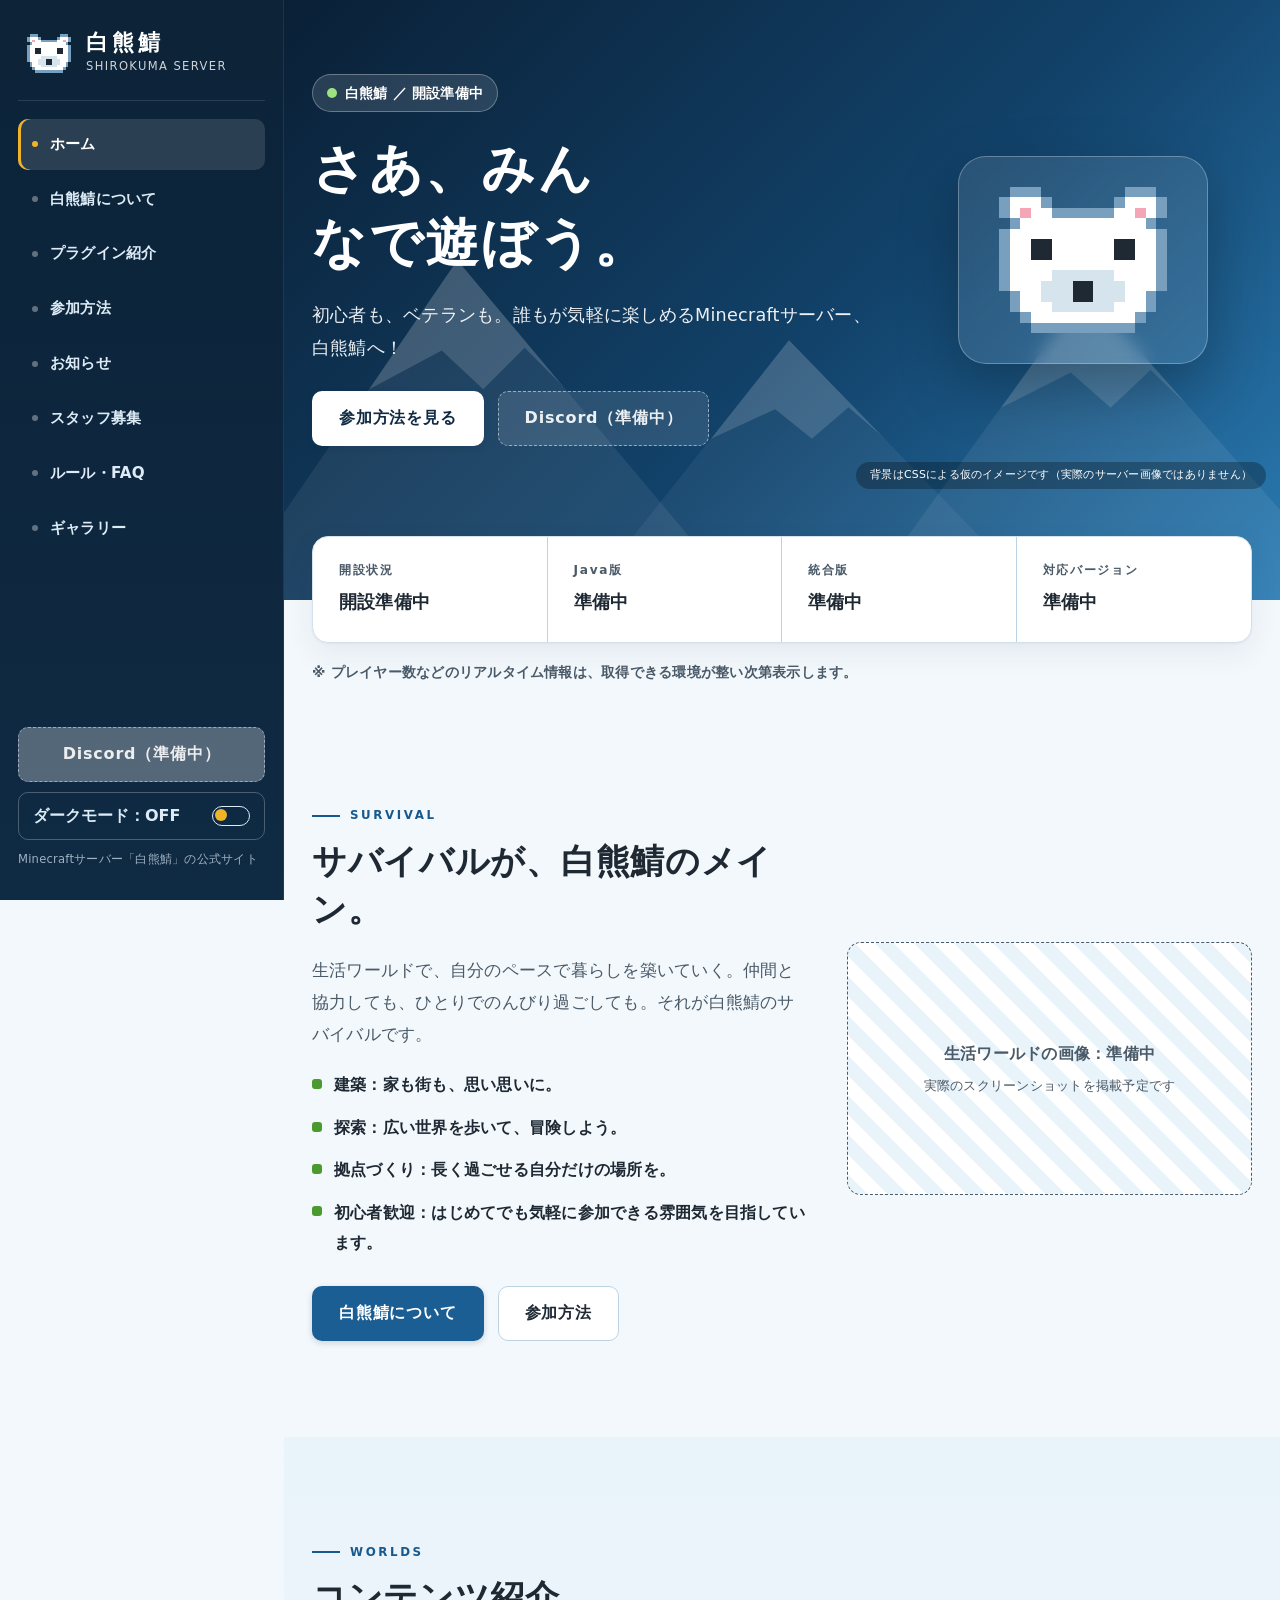
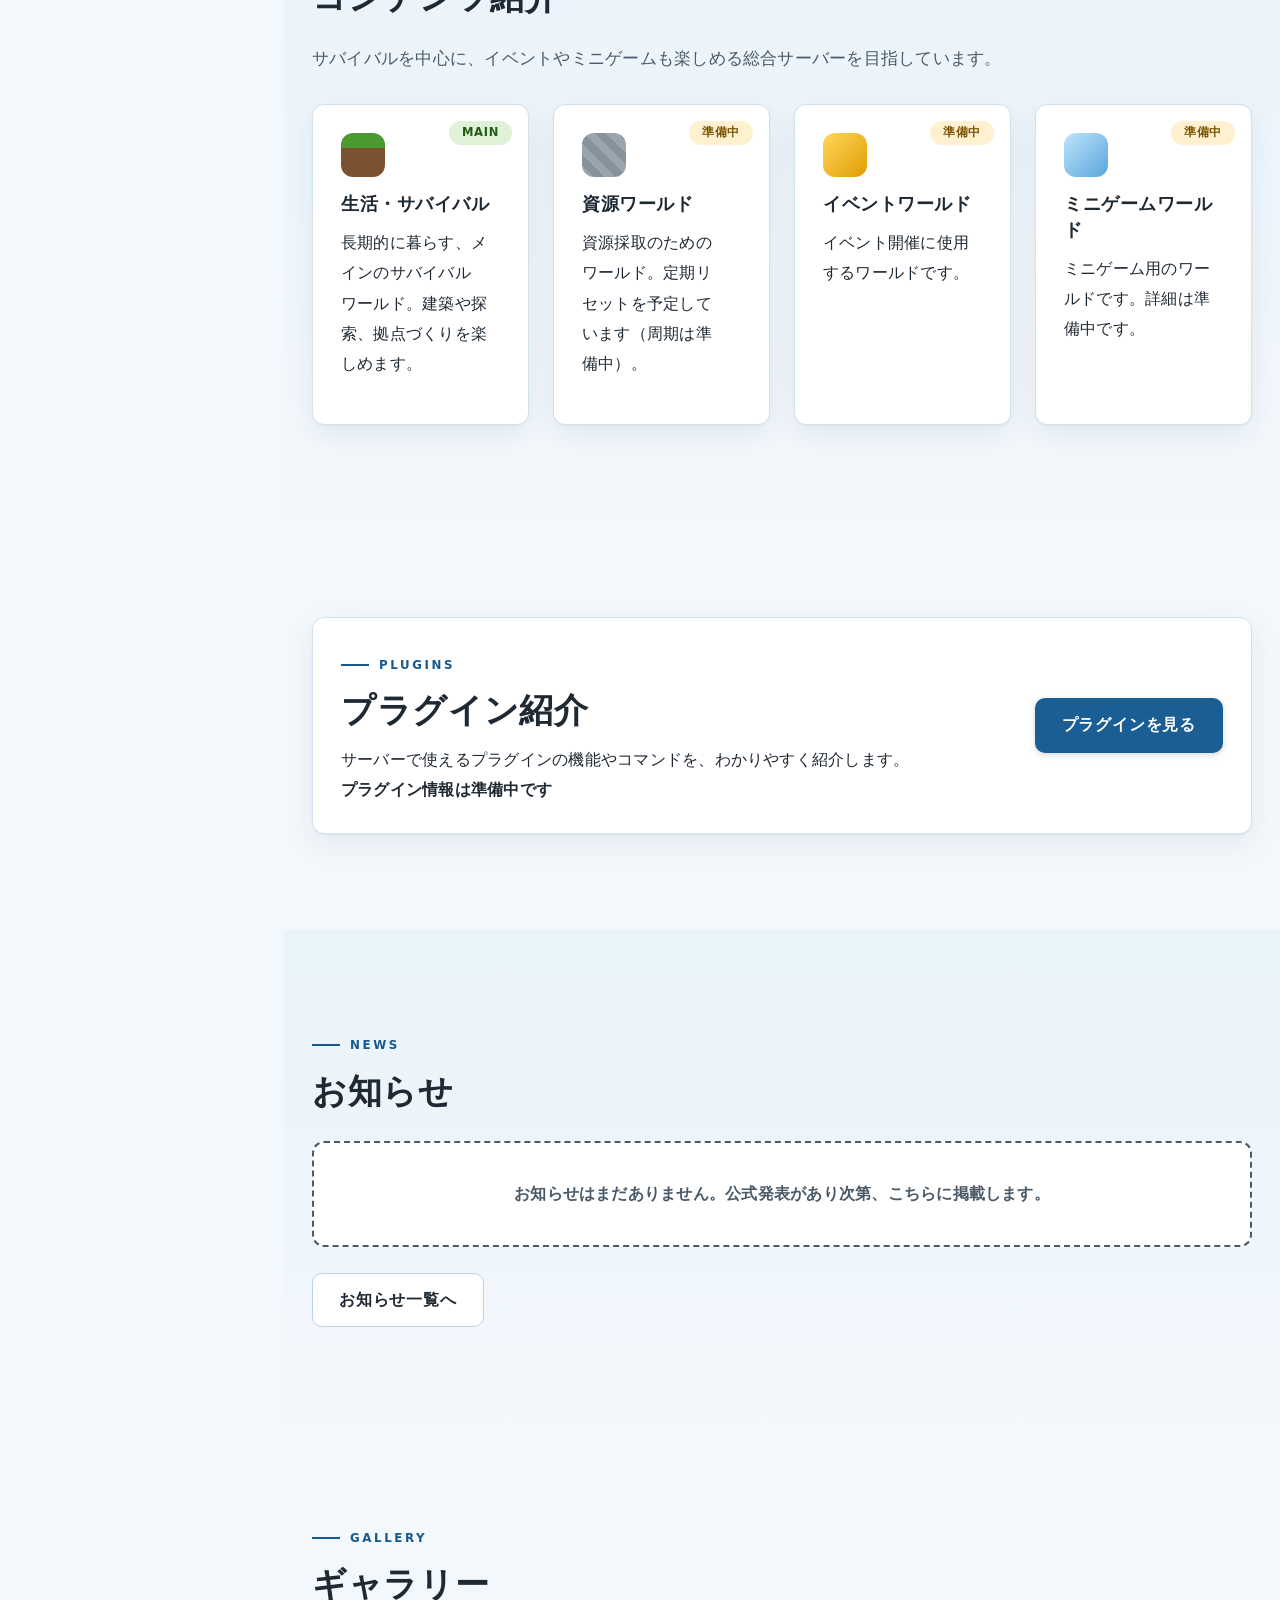
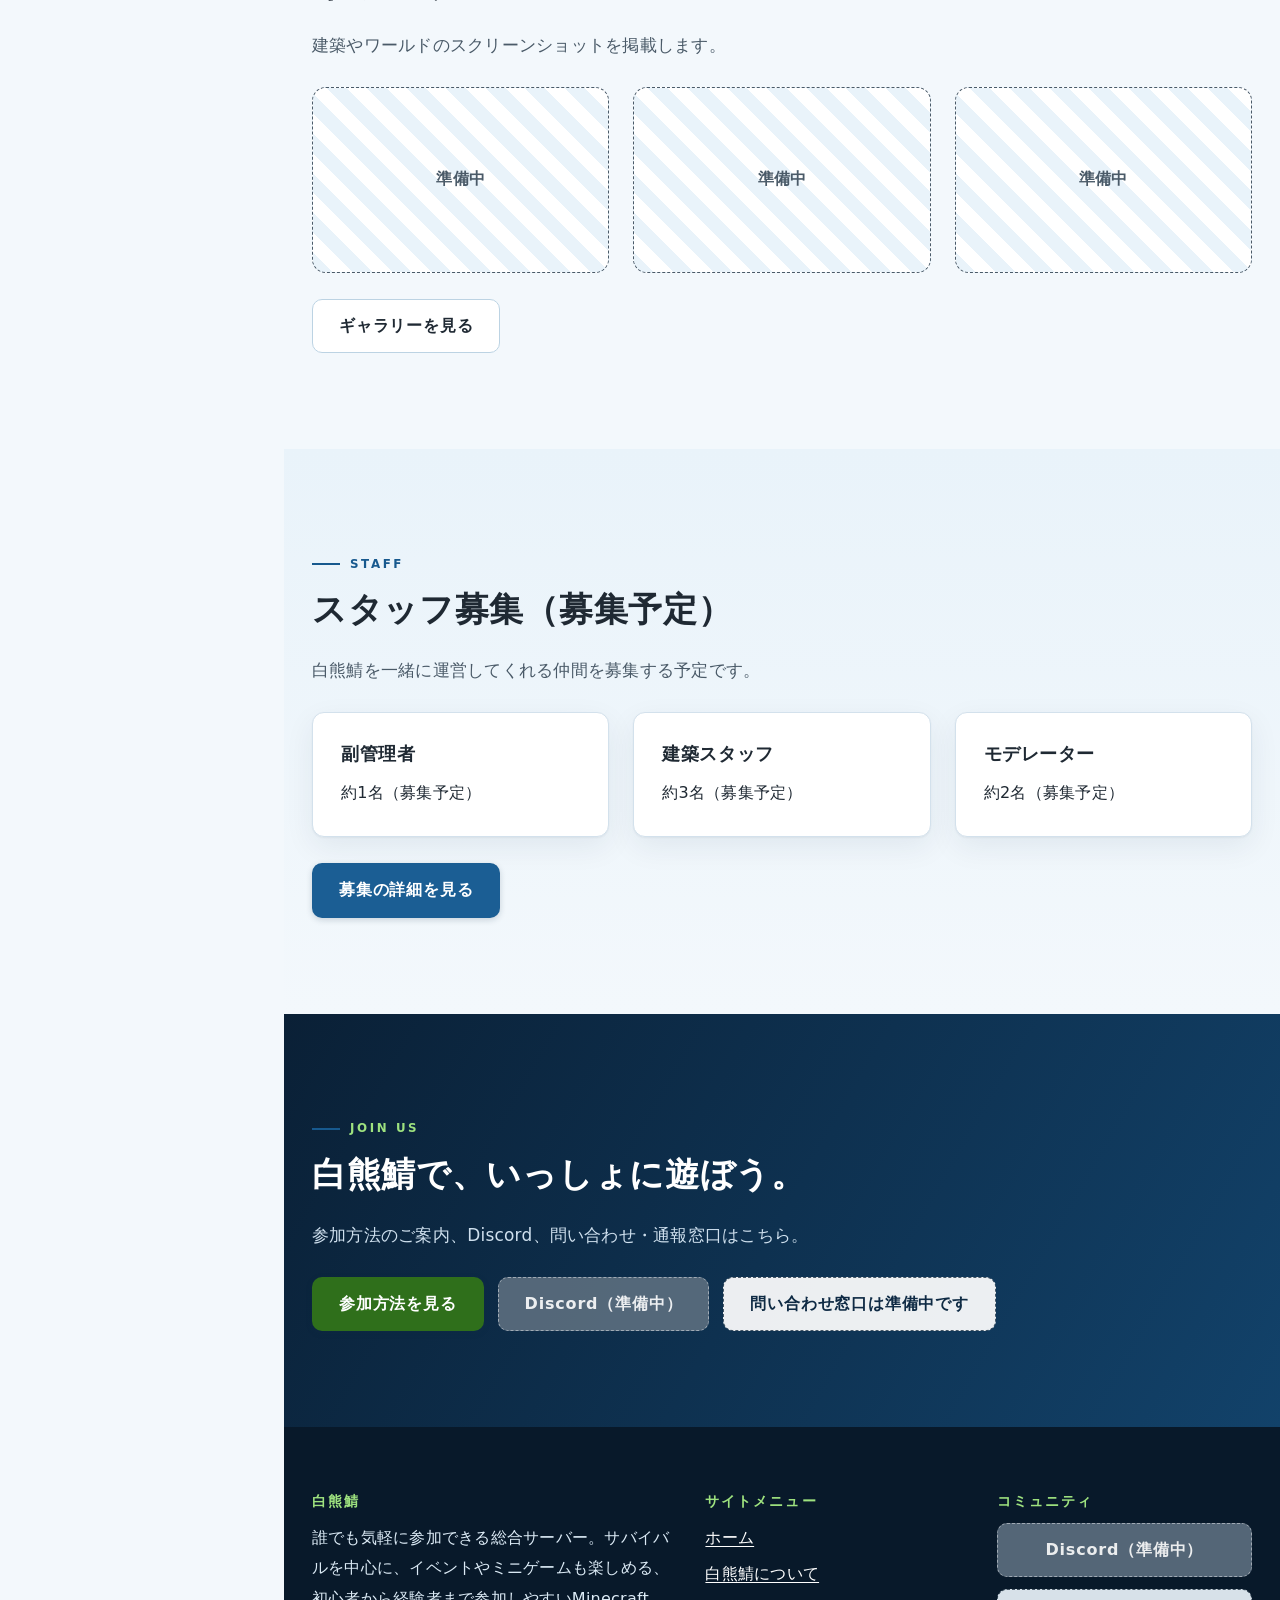
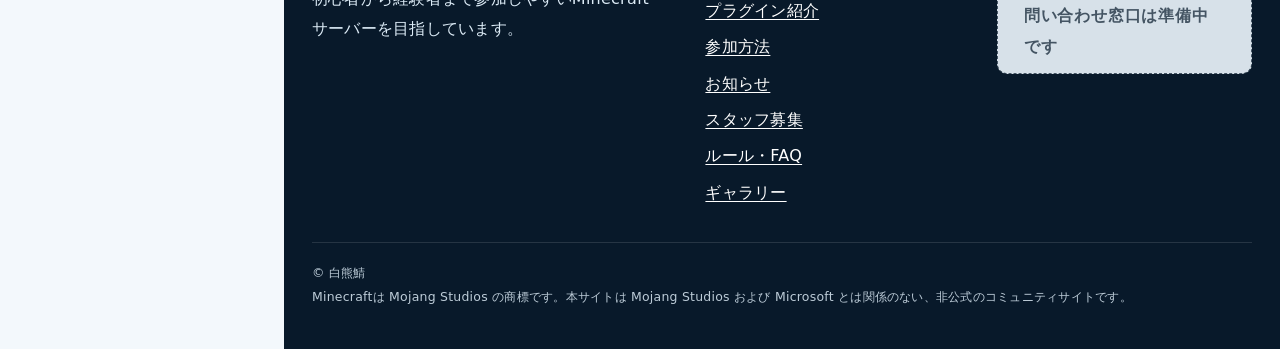
<file: index.html>
<!DOCTYPE html>
<html lang="ja">
<head>
<meta charset="utf-8">
<meta name="viewport" content="width=device-width, initial-scale=1">
<title>白熊鯖 公式サイト</title>
<meta name="description" content="初心者も、ベテランも。誰もが気軽に楽しめるMinecraftサーバー「白熊鯖」の公式サイト。サバイバルを中心に、イベントやミニゲームも。">
<meta property="og:type" content="website">
<meta property="og:site_name" content="白熊鯖 公式サイト">
<meta property="og:title" content="白熊鯖 公式サイト">
<meta property="og:description" content="初心者も、ベテランも。誰もが気軽に楽しめるMinecraftサーバー「白熊鯖」の公式サイト。サバイバルを中心に、イベントやミニゲームも。">
<meta property="og:locale" content="ja_JP">
<meta name="theme-color" content="#0f2a43">
<link rel="icon" type="image/png" href="assets/images/favicon.png">
<script>(function(){var t=null;try{t=localStorage.getItem('shirokuma-theme')}catch(e){}if(t!=='dark'&&t!=='light'){t=(window.matchMedia&&matchMedia('(prefers-color-scheme: dark)').matches)?'dark':'light'}document.documentElement.setAttribute('data-theme',t)})();</script>
<link rel="stylesheet" href="assets/css/style.css">
</head>
<body>
<a class="skip" href="#main">本文へスキップ</a>
<div class="shell">
<header class="topbar">
  <a class="brand" href="index.html"><img src="assets/images/logo.png" alt="" width="288" height="224"><span><b>白熊鯖</b></span></a>
  <button type="button" class="menu-btn" id="menu-btn" aria-expanded="false" aria-controls="sidebar"><span class="bars" aria-hidden="true"></span>メニュー</button>
</header>
<div class="overlay" id="overlay" aria-hidden="true"></div>
<aside class="sidebar" id="sidebar" aria-label="サイトメニュー">
  <a class="brand" href="index.html"><img src="assets/images/logo.png" alt="白熊鯖のロゴ（ドット絵の白熊）" width="288" height="224"><span><b>白熊鯖</b><small>SHIROKUMA SERVER</small></span></a>
  <nav aria-label="メインメニュー"><ul class="nav">
<li><a href="index.html" aria-current="page">ホーム</a></li>
<li><a href="about.html">白熊鯖について</a></li>
<li><a href="plugins.html">プラグイン紹介</a></li>
<li><a href="join.html">参加方法</a></li>
<li><a href="news.html">お知らせ</a></li>
<li><a href="recruitment.html">スタッフ募集</a></li>
<li><a href="rules-faq.html">ルール・FAQ</a></li>
<li><a href="gallery.html">ギャラリー</a></li>
  </ul></nav>
  <div class="sb-foot">
    <a class="btn discord is-disabled" data-link="discord" data-text-on="Discordに参加" aria-disabled="true">Discord（準備中）</a>
    <button type="button" class="theme-btn" data-theme-toggle aria-pressed="false"><span class="tt-label">ダークモード：OFF</span><span class="sw" aria-hidden="true"></span></button>
    <p class="sb-note">Minecraftサーバー「白熊鯖」の公式サイト</p>
  </div>
</aside>
<div class="main">
<main id="main">

<section class="hero" aria-labelledby="hero-title">
  <div class="scene" aria-hidden="true">
    <span class="sun"></span><span class="cloud c1"></span><span class="cloud c2"></span><span class="cloud c3"></span>
    <span class="mtn m1"></span><span class="mtn m2"></span><span class="mtn m3"></span>
    <span class="tree t1"></span><span class="tree t2"></span><span class="tree t3"></span><span class="tree t4"></span><span class="tree t5"></span>
    <span class="ground"></span>
  </div>
  <p class="demo-note">背景はCSSによる仮のイメージです（実際のサーバー画像ではありません）</p>
  <div class="wrap">
    <div>
      <p class="hero-chip"><span class="dot" aria-hidden="true"></span>白熊鯖 ／ 開設準備中</p>
      <h1 id="hero-title">さあ、みんなで遊ぼう。</h1>
      <p class="sub">初心者も、ベテランも。誰もが気軽に楽しめるMinecraftサーバー、白熊鯖へ！</p>
      <div class="btn-row"><a class="btn grass" href="join.html">参加方法を見る</a><a class="btn discord is-disabled" data-link="discord" data-text-on="Discordに参加" aria-disabled="true">Discord（準備中）</a></div>
    </div>
    <div class="hero-art"><img class="bear" src="assets/images/logo.png" alt="白熊鯖のロゴ（ドット絵の白熊）" width="288" height="224"></div>
  </div>
</section>

<div class="wrap">
  <dl class="status" aria-label="サーバー状況">
    <div><dt>開設状況</dt><dd>開設準備中</dd></div>
    <div><dt>Java版</dt><dd>準備中</dd></div>
    <div><dt>統合版</dt><dd>準備中</dd></div>
    <div><dt>対応バージョン</dt><dd>準備中</dd></div>
  </dl>
  <p class="count" style="margin-top:12px;font-size:.86rem">※ プレイヤー数などのリアルタイム情報は、取得できる環境が整い次第表示します。</p>
</div>

<section class="section" aria-labelledby="survival-title">
  <div class="wrap feature reveal">
    <div>
      <p class="eyebrow">Survival</p>
      <h2 class="section-title" id="survival-title">サバイバルが、白熊鯖のメイン。</h2>
      <p class="lead">生活ワールドで、自分のペースで暮らしを築いていく。仲間と協力しても、ひとりでのんびり過ごしても。それが白熊鯖のサバイバルです。</p>
      <ul class="points">
        <li><span><b>建築：</b>家も街も、思い思いに。</span></li>
        <li><span><b>探索：</b>広い世界を歩いて、冒険しよう。</span></li>
        <li><span><b>拠点づくり：</b>長く過ごせる自分だけの場所を。</span></li>
        <li><span><b>初心者歓迎：</b>はじめてでも気軽に参加できる雰囲気を目指しています。</span></li>
      </ul>
      <div class="btn-row"><a class="btn" href="about.html">白熊鯖について</a><a class="btn ghost" href="join.html">参加方法</a></div>
    </div>
    <div class="placeholder ph-shot" role="img" aria-label="生活ワールドの画像は準備中です"><span>生活ワールドの画像：準備中<small>実際のスクリーンショットを掲載予定です</small></span></div>
  </div>
</section>

<section class="section alt" aria-labelledby="worlds-title">
  <div class="wrap">
    <p class="eyebrow">Worlds</p><h2 class="section-title" id="worlds-title">コンテンツ紹介</h2>
    <p class="lead" style="margin-bottom:30px">サバイバルを中心に、イベントやミニゲームも楽しめる総合サーバーを目指しています。</p>
    <div class="grid g4">
      <article class="card hover reveal"><span class="badge green tag">MAIN</span><div class="icon-block ib-grass" aria-hidden="true"></div><h3>生活・サバイバル</h3><p>長期的に暮らす、メインのサバイバルワールド。建築や探索、拠点づくりを楽しめます。</p></article>
      <article class="card hover reveal"><span class="badge soon tag">準備中</span><div class="icon-block ib-stone" aria-hidden="true"></div><h3>資源ワールド</h3><p>資源採取のためのワールド。定期リセットを予定しています（周期は準備中）。</p></article>
      <article class="card hover reveal"><span class="badge soon tag">準備中</span><div class="icon-block ib-gold" aria-hidden="true"></div><h3>イベントワールド</h3><p>イベント開催に使用するワールドです。</p></article>
      <article class="card hover reveal"><span class="badge soon tag">準備中</span><div class="icon-block ib-ice" aria-hidden="true"></div><h3>ミニゲームワールド</h3><p>ミニゲーム用のワールドです。詳細は準備中です。</p></article>
    </div>
  </div>
</section>

<section class="section" aria-labelledby="plugin-title">
  <div class="wrap">
    <div class="card reveal" style="display:grid;grid-template-columns:minmax(0,1fr) auto;gap:24px;align-items:center">
      <div><p class="eyebrow">Plugins</p><h2 class="section-title" id="plugin-title" style="margin-bottom:.3em">プラグイン紹介</h2>
      <p style="margin:0">サーバーで使えるプラグインの機能やコマンドを、わかりやすく紹介します。<br><strong id="home-plugins-count">プラグイン情報は準備中です</strong></p></div>
      <a class="btn" href="plugins.html">プラグインを見る</a>
    </div>
  </div>
</section>

<section class="section alt" aria-labelledby="news-title">
  <div class="wrap">
    <p class="eyebrow">News</p><h2 class="section-title" id="news-title">お知らせ</h2>
    <ul class="list" id="home-news" style="margin:26px 0"></ul>
    <a class="btn ghost" href="news.html">お知らせ一覧へ</a>
  </div>
</section>

<section class="section" aria-labelledby="gal-title">
  <div class="wrap">
    <p class="eyebrow">Gallery</p><h2 class="section-title" id="gal-title">ギャラリー</h2>
    <p class="lead" style="margin-bottom:26px">建築やワールドのスクリーンショットを掲載します。</p>
    <div class="grid g3" style="margin-bottom:26px">
      <div class="placeholder" role="img" aria-label="画像は準備中です">準備中</div><div class="placeholder" role="img" aria-label="画像は準備中です">準備中</div><div class="placeholder" role="img" aria-label="画像は準備中です">準備中</div>
    </div>
    <a class="btn ghost" href="gallery.html">ギャラリーを見る</a>
  </div>
</section>

<section class="section alt" aria-labelledby="staff-title">
  <div class="wrap">
    <p class="eyebrow">Staff</p><h2 class="section-title" id="staff-title">スタッフ募集（募集予定）</h2>
    <p class="lead" style="margin-bottom:26px">白熊鯖を一緒に運営してくれる仲間を募集する予定です。</p>
    <div class="grid g3" style="margin-bottom:26px">
      <div class="card"><h3>副管理者</h3><p style="margin:0">約1名（募集予定）</p></div>
      <div class="card"><h3>建築スタッフ</h3><p style="margin:0">約3名（募集予定）</p></div>
      <div class="card"><h3>モデレーター</h3><p style="margin:0">約2名（募集予定）</p></div>
    </div>
    <a class="btn" href="recruitment.html">募集の詳細を見る</a>
  </div>
</section>

<section class="section cta" aria-labelledby="cta-title">
  <div class="wrap">
    <p class="eyebrow">Join us</p><h2 class="section-title" id="cta-title">白熊鯖で、いっしょに遊ぼう。</h2>
    <p class="lead" style="margin-bottom:26px">参加方法のご案内、Discord、問い合わせ・通報窓口はこちら。</p>
    <div class="btn-row"><a class="btn grass" href="join.html">参加方法を見る</a><a class="btn discord is-disabled" data-link="discord" data-text-on="Discordに参加" aria-disabled="true">Discord（準備中）</a><a class="btn ghost is-disabled" data-link="contact" data-text-on="問い合わせ・通報フォーム" aria-disabled="true">問い合わせ窓口は準備中です</a></div>
  </div>
</section>
</main>
<footer class="footer">
  <div class="wrap">
    <div class="cols">
      <div><h2>白熊鯖</h2><p>誰でも気軽に参加できる総合サーバー。サバイバルを中心に、イベントやミニゲームも楽しめる、初心者から経験者まで参加しやすいMinecraftサーバーを目指しています。</p></div>
      <nav aria-label="フッターメニュー"><h2>サイトメニュー</h2><ul>
<li><a href="index.html">ホーム</a></li>
<li><a href="about.html">白熊鯖について</a></li>
<li><a href="plugins.html">プラグイン紹介</a></li>
<li><a href="join.html">参加方法</a></li>
<li><a href="news.html">お知らせ</a></li>
<li><a href="recruitment.html">スタッフ募集</a></li>
<li><a href="rules-faq.html">ルール・FAQ</a></li>
<li><a href="gallery.html">ギャラリー</a></li>
      </ul></nav>
      <div><h2>コミュニティ</h2><div class="btn-row" style="display:grid;gap:12px"><a class="btn discord is-disabled" data-link="discord" data-text-on="Discordに参加" aria-disabled="true">Discord（準備中）</a><a class="btn ghost is-disabled" data-link="contact" data-text-on="問い合わせ・通報フォーム" aria-disabled="true">問い合わせ窓口は準備中です</a></div></div>
    </div>
    <p class="copy">© 白熊鯖<br>Minecraftは Mojang Studios の商標です。本サイトは Mojang Studios および Microsoft とは関係のない、非公式のコミュニティサイトです。</p>
  </div>
</footer>
</div>
</div>
<button type="button" class="top-btn" id="top-btn" aria-label="ページの先頭へ戻る">↑</button>
<script src="assets/js/links.js"></script>
<script src="assets/js/data/news.js"></script>
<script src="assets/js/data/plugins.js"></script>
<script src="assets/js/main.js"></script>
<script src="assets/js/pages.js"></script>
</body>
</html>
</file>
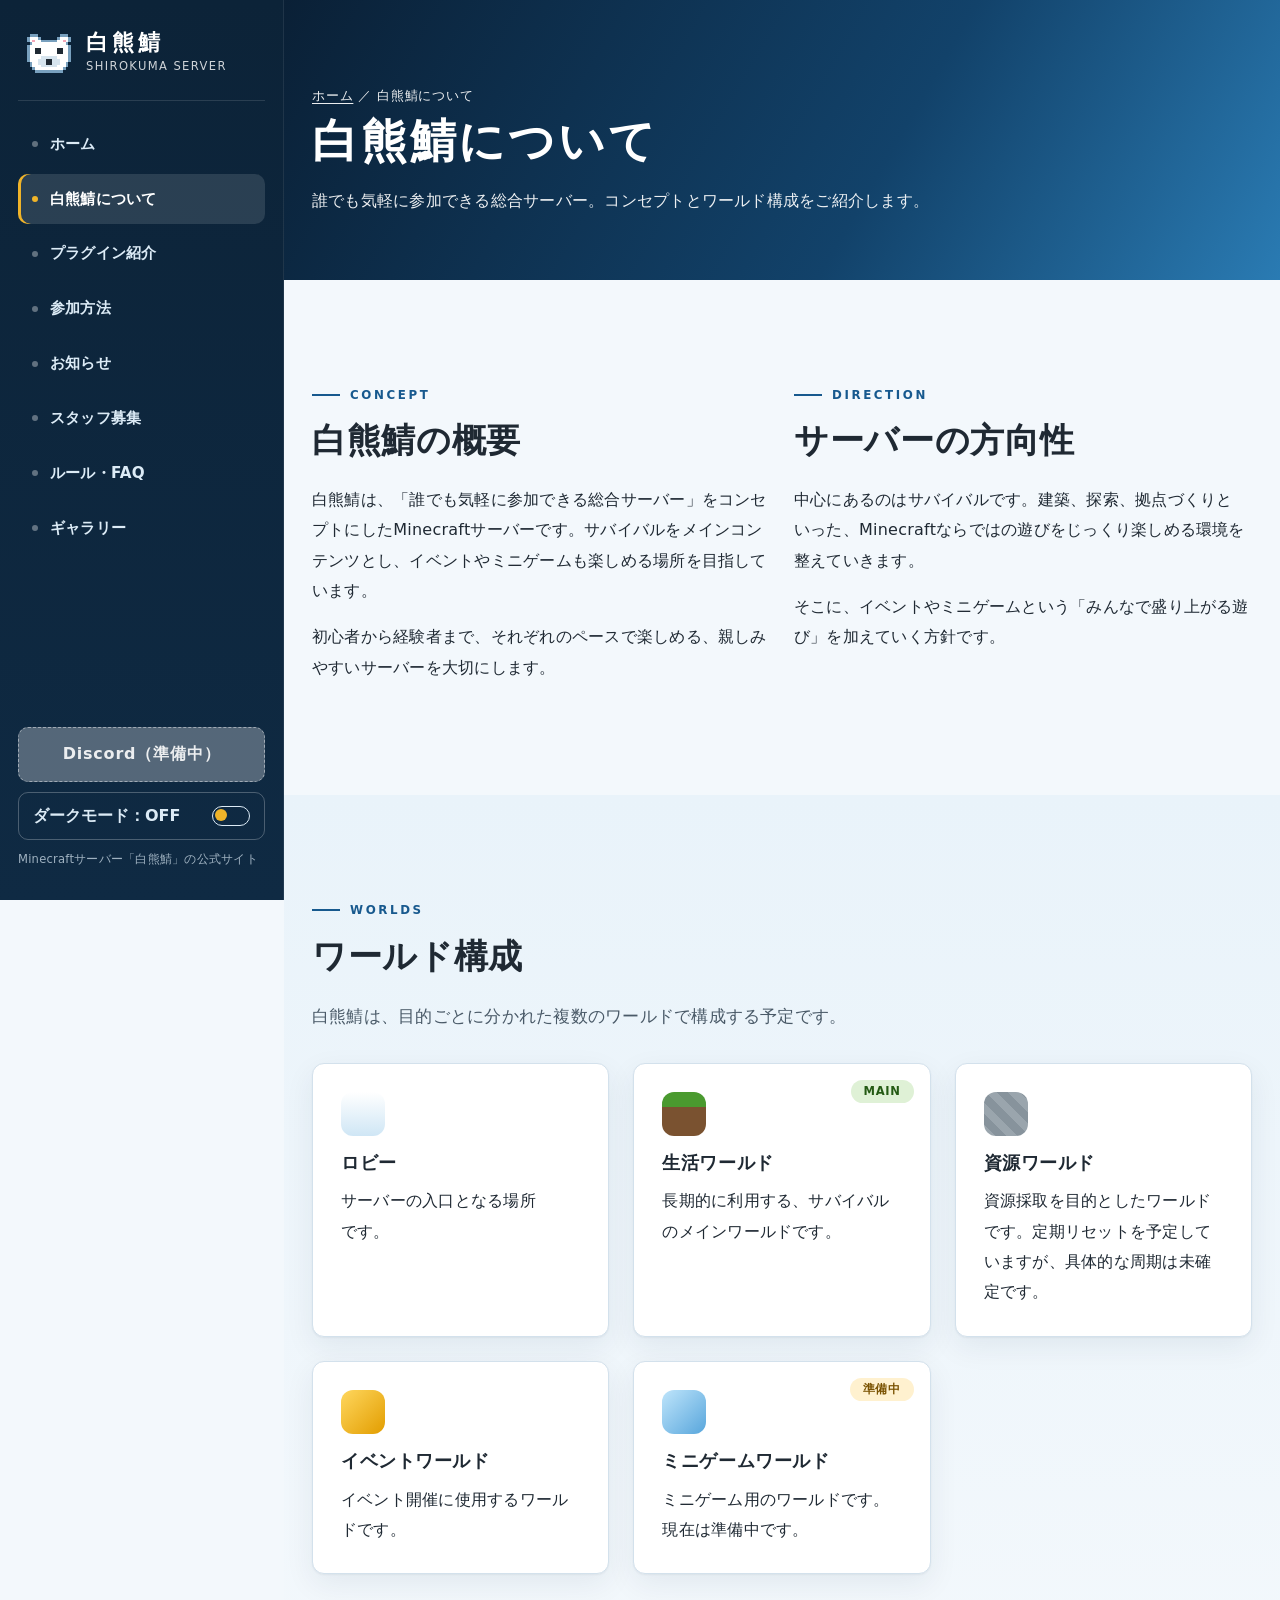
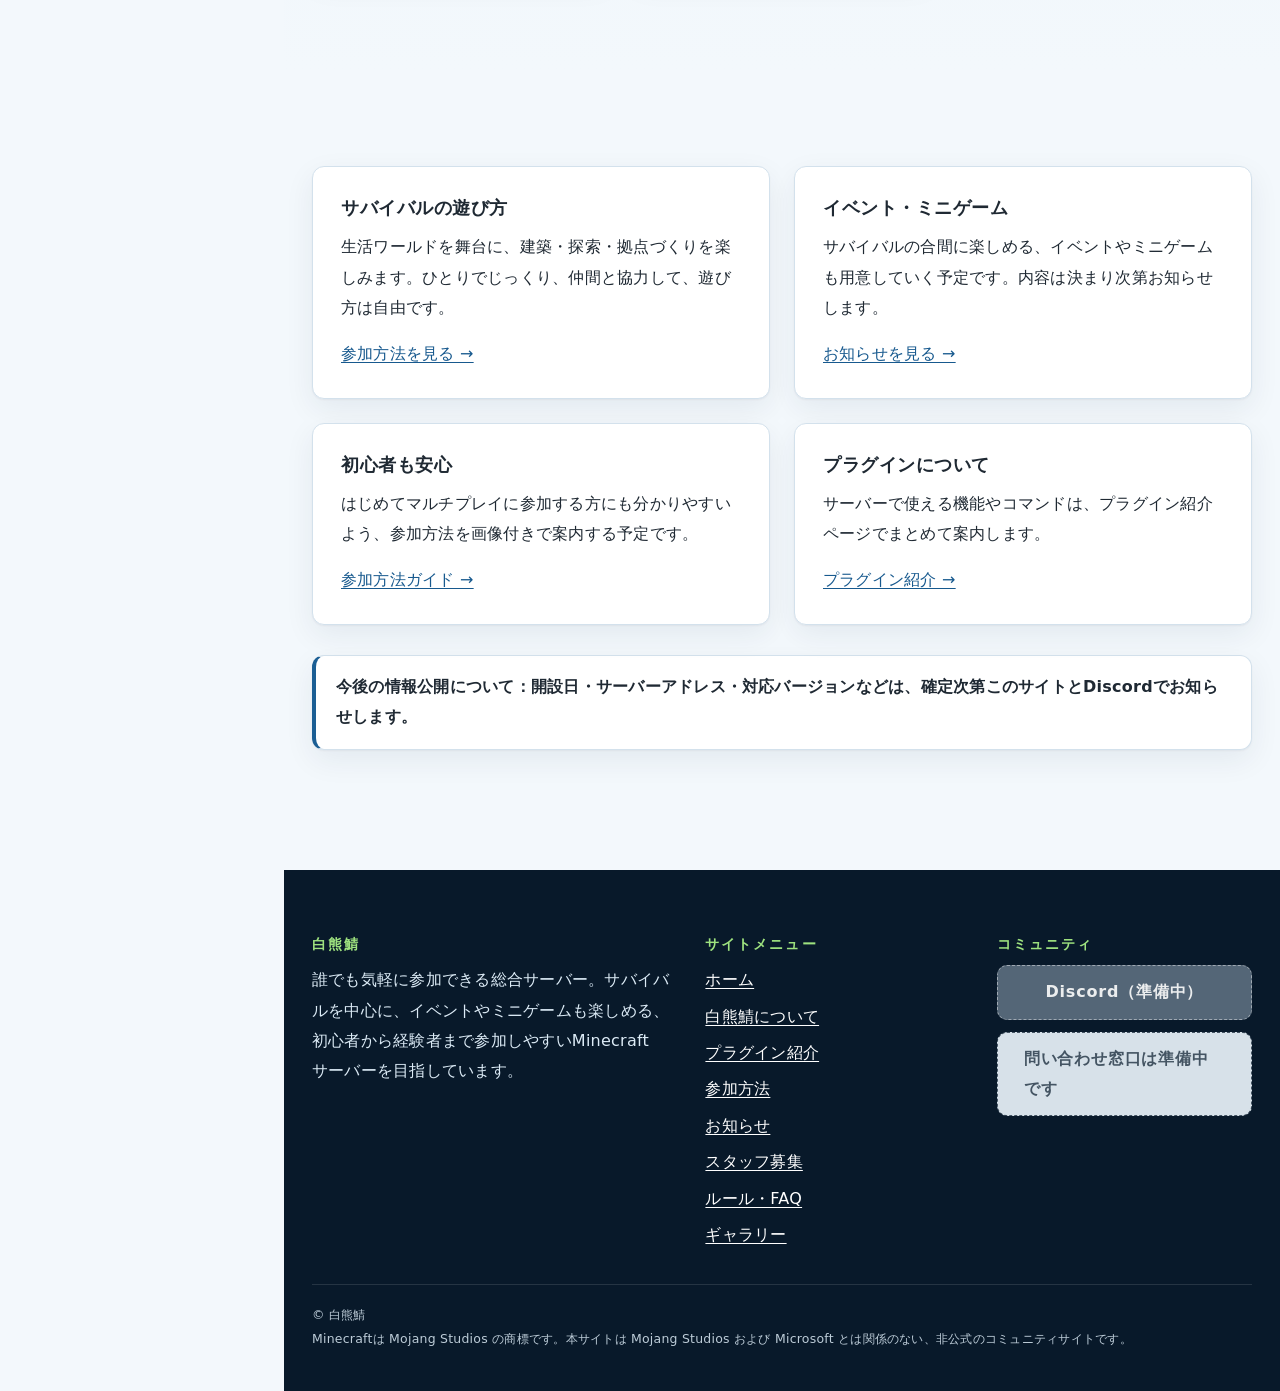
<file: about.html>
<!DOCTYPE html>
<html lang="ja">
<head>
<meta charset="utf-8">
<meta name="viewport" content="width=device-width, initial-scale=1">
<title>白熊鯖について｜白熊鯖 公式サイト</title>
<meta name="description" content="白熊鯖のコンセプト、サバイバルを中心とした遊び方、ロビー・生活・資源・イベント・ミニゲームのワールド構成を紹介します。">
<meta property="og:type" content="website">
<meta property="og:site_name" content="白熊鯖 公式サイト">
<meta property="og:title" content="白熊鯖について｜白熊鯖 公式サイト">
<meta property="og:description" content="白熊鯖のコンセプト、サバイバルを中心とした遊び方、ロビー・生活・資源・イベント・ミニゲームのワールド構成を紹介します。">
<meta property="og:locale" content="ja_JP">
<meta name="theme-color" content="#0f2a43">
<link rel="icon" type="image/png" href="assets/images/favicon.png">
<script>(function(){var t=null;try{t=localStorage.getItem('shirokuma-theme')}catch(e){}if(t!=='dark'&&t!=='light'){t=(window.matchMedia&&matchMedia('(prefers-color-scheme: dark)').matches)?'dark':'light'}document.documentElement.setAttribute('data-theme',t)})();</script>
<link rel="stylesheet" href="assets/css/style.css">
</head>
<body>
<a class="skip" href="#main">本文へスキップ</a>
<div class="shell">
<header class="topbar">
  <a class="brand" href="index.html"><img src="assets/images/logo.png" alt="" width="288" height="224"><span><b>白熊鯖</b></span></a>
  <button type="button" class="menu-btn" id="menu-btn" aria-expanded="false" aria-controls="sidebar"><span class="bars" aria-hidden="true"></span>メニュー</button>
</header>
<div class="overlay" id="overlay" aria-hidden="true"></div>
<aside class="sidebar" id="sidebar" aria-label="サイトメニュー">
  <a class="brand" href="index.html"><img src="assets/images/logo.png" alt="白熊鯖のロゴ（ドット絵の白熊）" width="288" height="224"><span><b>白熊鯖</b><small>SHIROKUMA SERVER</small></span></a>
  <nav aria-label="メインメニュー"><ul class="nav">
<li><a href="index.html">ホーム</a></li>
<li><a href="about.html" aria-current="page">白熊鯖について</a></li>
<li><a href="plugins.html">プラグイン紹介</a></li>
<li><a href="join.html">参加方法</a></li>
<li><a href="news.html">お知らせ</a></li>
<li><a href="recruitment.html">スタッフ募集</a></li>
<li><a href="rules-faq.html">ルール・FAQ</a></li>
<li><a href="gallery.html">ギャラリー</a></li>
  </ul></nav>
  <div class="sb-foot">
    <a class="btn discord is-disabled" data-link="discord" data-text-on="Discordに参加" aria-disabled="true">Discord（準備中）</a>
    <button type="button" class="theme-btn" data-theme-toggle aria-pressed="false"><span class="tt-label">ダークモード：OFF</span><span class="sw" aria-hidden="true"></span></button>
    <p class="sb-note">Minecraftサーバー「白熊鯖」の公式サイト</p>
  </div>
</aside>
<div class="main">
<main id="main">
<section class="page-head"><div class="wrap">
<p class="crumb"><a href="index.html">ホーム</a> ／ 白熊鯖について</p>
<h1>白熊鯖について</h1><p>誰でも気軽に参加できる総合サーバー。コンセプトとワールド構成をご紹介します。</p></div></section>
<section class="section"><div class="wrap">
  <div class="grid g2">
    <div class="reveal"><p class="eyebrow">Concept</p><h2 class="section-title">白熊鯖の概要</h2>
      <p>白熊鯖は、「誰でも気軽に参加できる総合サーバー」をコンセプトにしたMinecraftサーバーです。サバイバルをメインコンテンツとし、イベントやミニゲームも楽しめる場所を目指しています。</p>
      <p>初心者から経験者まで、それぞれのペースで楽しめる、親しみやすいサーバーを大切にします。</p></div>
    <div class="reveal"><p class="eyebrow">Direction</p><h2 class="section-title">サーバーの方向性</h2>
      <p>中心にあるのはサバイバルです。建築、探索、拠点づくりといった、Minecraftならではの遊びをじっくり楽しめる環境を整えていきます。</p>
      <p>そこに、イベントやミニゲームという「みんなで盛り上がる遊び」を加えていく方針です。</p></div>
  </div>
</div></section>

<section class="section alt"><div class="wrap">
  <p class="eyebrow">Worlds</p><h2 class="section-title">ワールド構成</h2>
  <p class="lead" style="margin-bottom:30px">白熊鯖は、目的ごとに分かれた複数のワールドで構成する予定です。</p>
  <div class="grid g3">
    <article class="card reveal"><div class="icon-block ib-snow" aria-hidden="true"></div><h3>ロビー</h3><p style="margin:0">サーバーの入口となる場所です。</p></article>
    <article class="card reveal"><span class="badge green tag">MAIN</span><div class="icon-block ib-grass" aria-hidden="true"></div><h3>生活ワールド</h3><p style="margin:0">長期的に利用する、サバイバルのメインワールドです。</p></article>
    <article class="card reveal"><div class="icon-block ib-stone" aria-hidden="true"></div><h3>資源ワールド</h3><p style="margin:0">資源採取を目的としたワールドです。定期リセットを予定していますが、具体的な周期は未確定です。</p></article>
    <article class="card reveal"><div class="icon-block ib-gold" aria-hidden="true"></div><h3>イベントワールド</h3><p style="margin:0">イベント開催に使用するワールドです。</p></article>
    <article class="card reveal"><span class="badge soon tag">準備中</span><div class="icon-block ib-ice" aria-hidden="true"></div><h3>ミニゲームワールド</h3><p style="margin:0">ミニゲーム用のワールドです。現在は準備中です。</p></article>
  </div>
</div></section>

<section class="section"><div class="wrap">
  <div class="grid g2">
    <div class="card reveal"><h3>サバイバルの遊び方</h3><p>生活ワールドを舞台に、建築・探索・拠点づくりを楽しみます。ひとりでじっくり、仲間と協力して、遊び方は自由です。</p><a href="join.html">参加方法を見る →</a></div>
    <div class="card reveal"><h3>イベント・ミニゲーム</h3><p>サバイバルの合間に楽しめる、イベントやミニゲームも用意していく予定です。内容は決まり次第お知らせします。</p><a href="news.html">お知らせを見る →</a></div>
    <div class="card reveal"><h3>初心者も安心</h3><p>はじめてマルチプレイに参加する方にも分かりやすいよう、参加方法を画像付きで案内する予定です。</p><a href="join.html">参加方法ガイド →</a></div>
    <div class="card reveal"><h3>プラグインについて</h3><p>サーバーで使える機能やコマンドは、プラグイン紹介ページでまとめて案内します。</p><a href="plugins.html">プラグイン紹介 →</a></div>
  </div>
  <div class="notice info reveal" style="margin-top:30px">今後の情報公開について：開設日・サーバーアドレス・対応バージョンなどは、確定次第このサイトとDiscordでお知らせします。</div>
</div></section>
</main>
<footer class="footer">
  <div class="wrap">
    <div class="cols">
      <div><h2>白熊鯖</h2><p>誰でも気軽に参加できる総合サーバー。サバイバルを中心に、イベントやミニゲームも楽しめる、初心者から経験者まで参加しやすいMinecraftサーバーを目指しています。</p></div>
      <nav aria-label="フッターメニュー"><h2>サイトメニュー</h2><ul>
<li><a href="index.html">ホーム</a></li>
<li><a href="about.html">白熊鯖について</a></li>
<li><a href="plugins.html">プラグイン紹介</a></li>
<li><a href="join.html">参加方法</a></li>
<li><a href="news.html">お知らせ</a></li>
<li><a href="recruitment.html">スタッフ募集</a></li>
<li><a href="rules-faq.html">ルール・FAQ</a></li>
<li><a href="gallery.html">ギャラリー</a></li>
      </ul></nav>
      <div><h2>コミュニティ</h2><div class="btn-row" style="display:grid;gap:12px"><a class="btn discord is-disabled" data-link="discord" data-text-on="Discordに参加" aria-disabled="true">Discord（準備中）</a><a class="btn ghost is-disabled" data-link="contact" data-text-on="問い合わせ・通報フォーム" aria-disabled="true">問い合わせ窓口は準備中です</a></div></div>
    </div>
    <p class="copy">© 白熊鯖<br>Minecraftは Mojang Studios の商標です。本サイトは Mojang Studios および Microsoft とは関係のない、非公式のコミュニティサイトです。</p>
  </div>
</footer>
</div>
</div>
<button type="button" class="top-btn" id="top-btn" aria-label="ページの先頭へ戻る">↑</button>
<script src="assets/js/links.js"></script>
<script src="assets/js/main.js"></script>
<script src="assets/js/pages.js"></script>
</body>
</html>
</file>
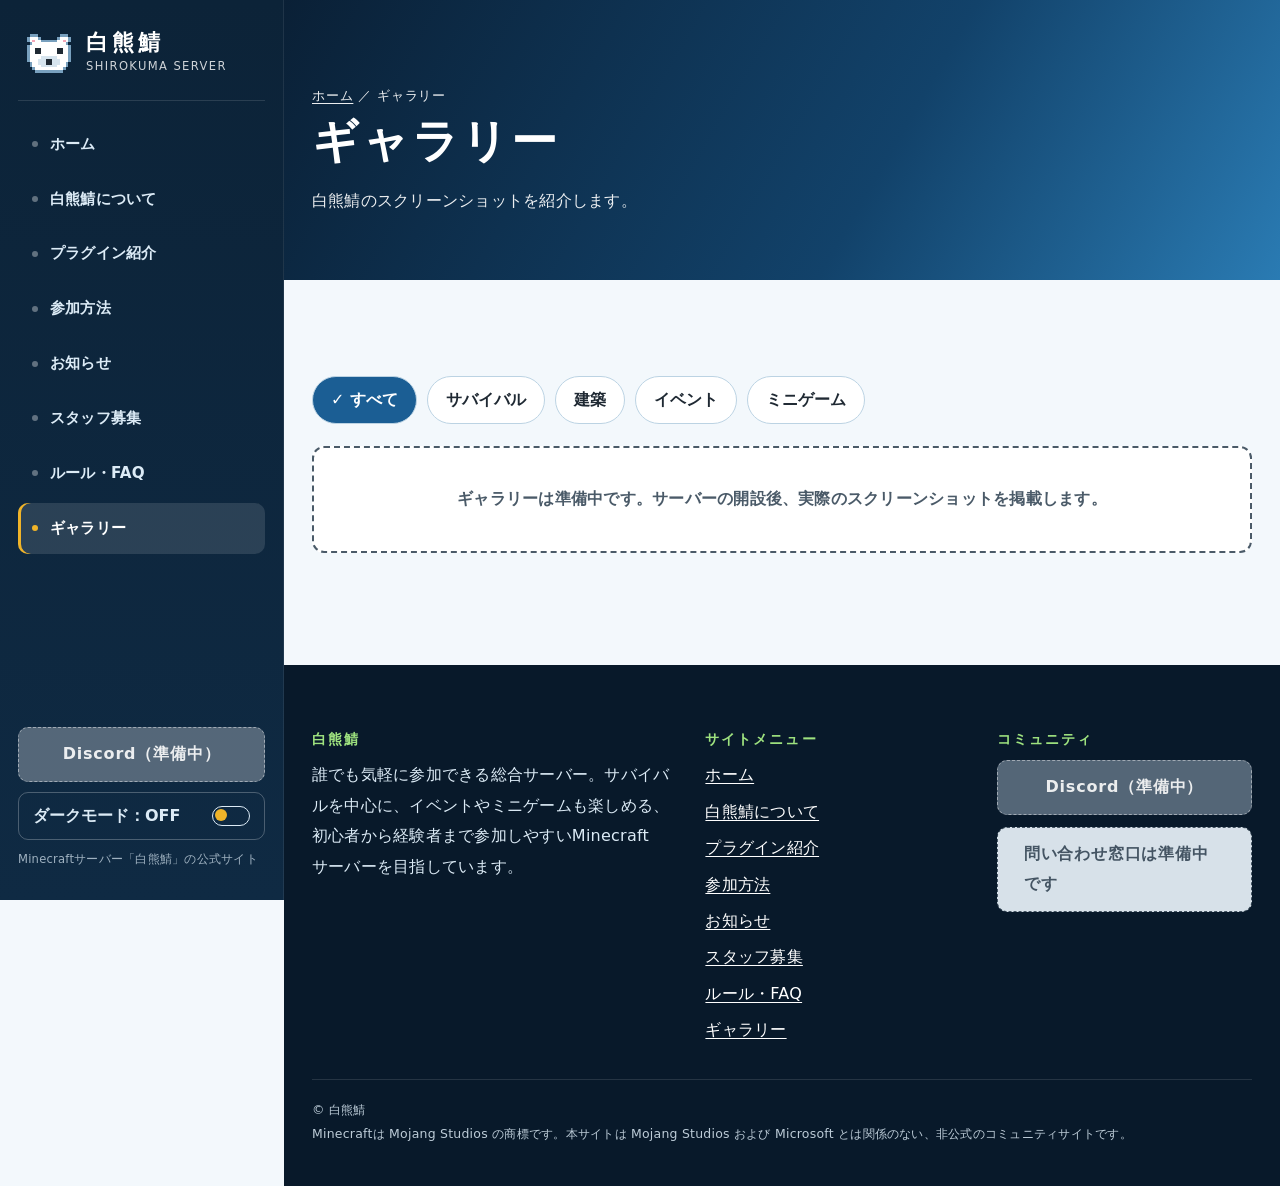
<file: gallery.html>
<!DOCTYPE html>
<html lang="ja">
<head>
<meta charset="utf-8">
<meta name="viewport" content="width=device-width, initial-scale=1">
<title>ギャラリー｜白熊鯖 公式サイト</title>
<meta name="description" content="白熊鯖のスクリーンショットギャラリー。サバイバル・建築・イベント・ミニゲームのカテゴリで絞り込めます。">
<meta property="og:type" content="website">
<meta property="og:site_name" content="白熊鯖 公式サイト">
<meta property="og:title" content="ギャラリー｜白熊鯖 公式サイト">
<meta property="og:description" content="白熊鯖のスクリーンショットギャラリー。サバイバル・建築・イベント・ミニゲームのカテゴリで絞り込めます。">
<meta property="og:locale" content="ja_JP">
<meta name="theme-color" content="#0f2a43">
<link rel="icon" type="image/png" href="assets/images/favicon.png">
<script>(function(){var t=null;try{t=localStorage.getItem('shirokuma-theme')}catch(e){}if(t!=='dark'&&t!=='light'){t=(window.matchMedia&&matchMedia('(prefers-color-scheme: dark)').matches)?'dark':'light'}document.documentElement.setAttribute('data-theme',t)})();</script>
<link rel="stylesheet" href="assets/css/style.css">
</head>
<body>
<a class="skip" href="#main">本文へスキップ</a>
<div class="shell">
<header class="topbar">
  <a class="brand" href="index.html"><img src="assets/images/logo.png" alt="" width="288" height="224"><span><b>白熊鯖</b></span></a>
  <button type="button" class="menu-btn" id="menu-btn" aria-expanded="false" aria-controls="sidebar"><span class="bars" aria-hidden="true"></span>メニュー</button>
</header>
<div class="overlay" id="overlay" aria-hidden="true"></div>
<aside class="sidebar" id="sidebar" aria-label="サイトメニュー">
  <a class="brand" href="index.html"><img src="assets/images/logo.png" alt="白熊鯖のロゴ（ドット絵の白熊）" width="288" height="224"><span><b>白熊鯖</b><small>SHIROKUMA SERVER</small></span></a>
  <nav aria-label="メインメニュー"><ul class="nav">
<li><a href="index.html">ホーム</a></li>
<li><a href="about.html">白熊鯖について</a></li>
<li><a href="plugins.html">プラグイン紹介</a></li>
<li><a href="join.html">参加方法</a></li>
<li><a href="news.html">お知らせ</a></li>
<li><a href="recruitment.html">スタッフ募集</a></li>
<li><a href="rules-faq.html">ルール・FAQ</a></li>
<li><a href="gallery.html" aria-current="page">ギャラリー</a></li>
  </ul></nav>
  <div class="sb-foot">
    <a class="btn discord is-disabled" data-link="discord" data-text-on="Discordに参加" aria-disabled="true">Discord（準備中）</a>
    <button type="button" class="theme-btn" data-theme-toggle aria-pressed="false"><span class="tt-label">ダークモード：OFF</span><span class="sw" aria-hidden="true"></span></button>
    <p class="sb-note">Minecraftサーバー「白熊鯖」の公式サイト</p>
  </div>
</aside>
<div class="main">
<main id="main">
<section class="page-head"><div class="wrap">
<p class="crumb"><a href="index.html">ホーム</a> ／ ギャラリー</p>
<h1>ギャラリー</h1><p>白熊鯖のスクリーンショットを紹介します。</p></div></section>
<section class="section"><div class="wrap">
  <div class="chips" id="gallery-chips" role="group" aria-label="カテゴリで絞り込み"></div>
  <p class="count" id="gallery-count" aria-live="polite"></p>
  <ul class="list grid g3" id="gallery-list" style="padding:0"></ul>
  <p class="empty" id="gallery-empty">ギャラリーは準備中です。</p>
</div></section>
</main>
<footer class="footer">
  <div class="wrap">
    <div class="cols">
      <div><h2>白熊鯖</h2><p>誰でも気軽に参加できる総合サーバー。サバイバルを中心に、イベントやミニゲームも楽しめる、初心者から経験者まで参加しやすいMinecraftサーバーを目指しています。</p></div>
      <nav aria-label="フッターメニュー"><h2>サイトメニュー</h2><ul>
<li><a href="index.html">ホーム</a></li>
<li><a href="about.html">白熊鯖について</a></li>
<li><a href="plugins.html">プラグイン紹介</a></li>
<li><a href="join.html">参加方法</a></li>
<li><a href="news.html">お知らせ</a></li>
<li><a href="recruitment.html">スタッフ募集</a></li>
<li><a href="rules-faq.html">ルール・FAQ</a></li>
<li><a href="gallery.html">ギャラリー</a></li>
      </ul></nav>
      <div><h2>コミュニティ</h2><div class="btn-row" style="display:grid;gap:12px"><a class="btn discord is-disabled" data-link="discord" data-text-on="Discordに参加" aria-disabled="true">Discord（準備中）</a><a class="btn ghost is-disabled" data-link="contact" data-text-on="問い合わせ・通報フォーム" aria-disabled="true">問い合わせ窓口は準備中です</a></div></div>
    </div>
    <p class="copy">© 白熊鯖<br>Minecraftは Mojang Studios の商標です。本サイトは Mojang Studios および Microsoft とは関係のない、非公式のコミュニティサイトです。</p>
  </div>
</footer>
</div>
</div>
<button type="button" class="top-btn" id="top-btn" aria-label="ページの先頭へ戻る">↑</button>
<script src="assets/js/links.js"></script>
<script src="assets/js/data/gallery.js"></script>
<script src="assets/js/main.js"></script>
<script src="assets/js/pages.js"></script>
</body>
</html>
</file>
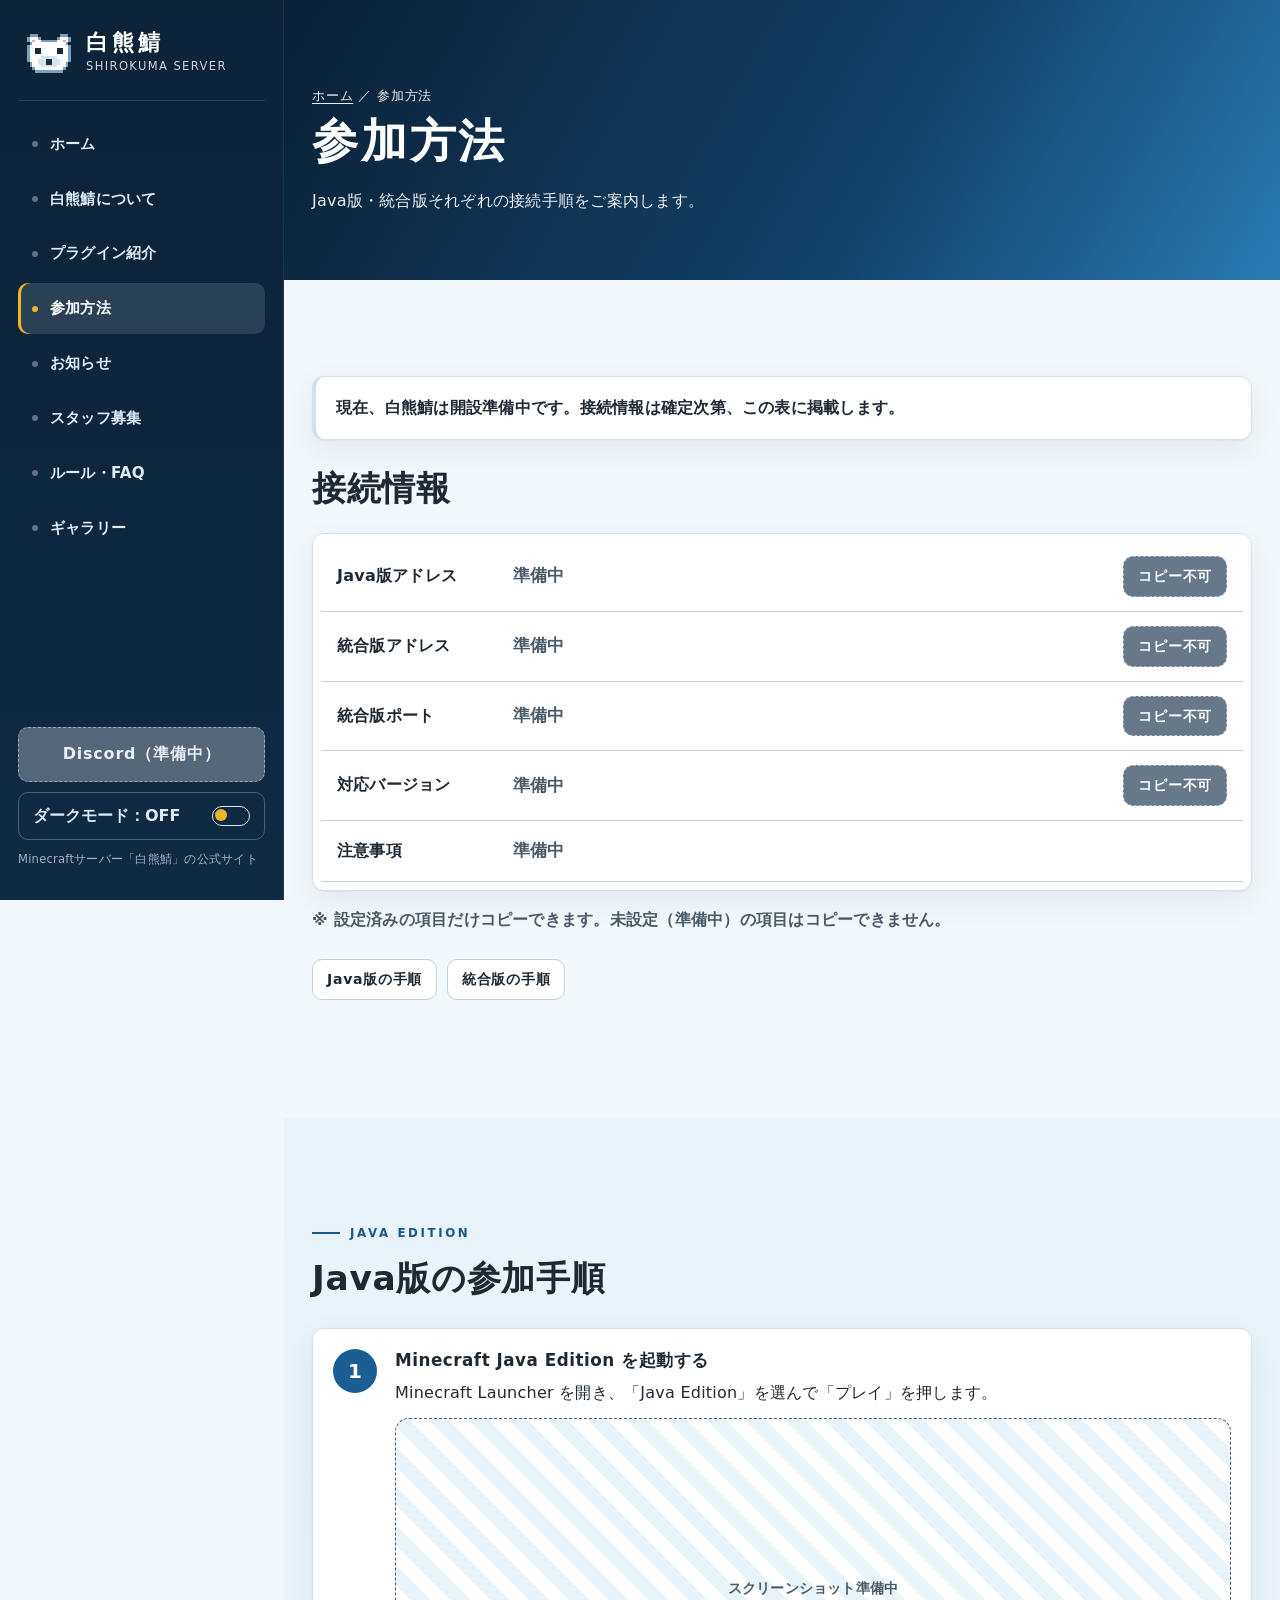
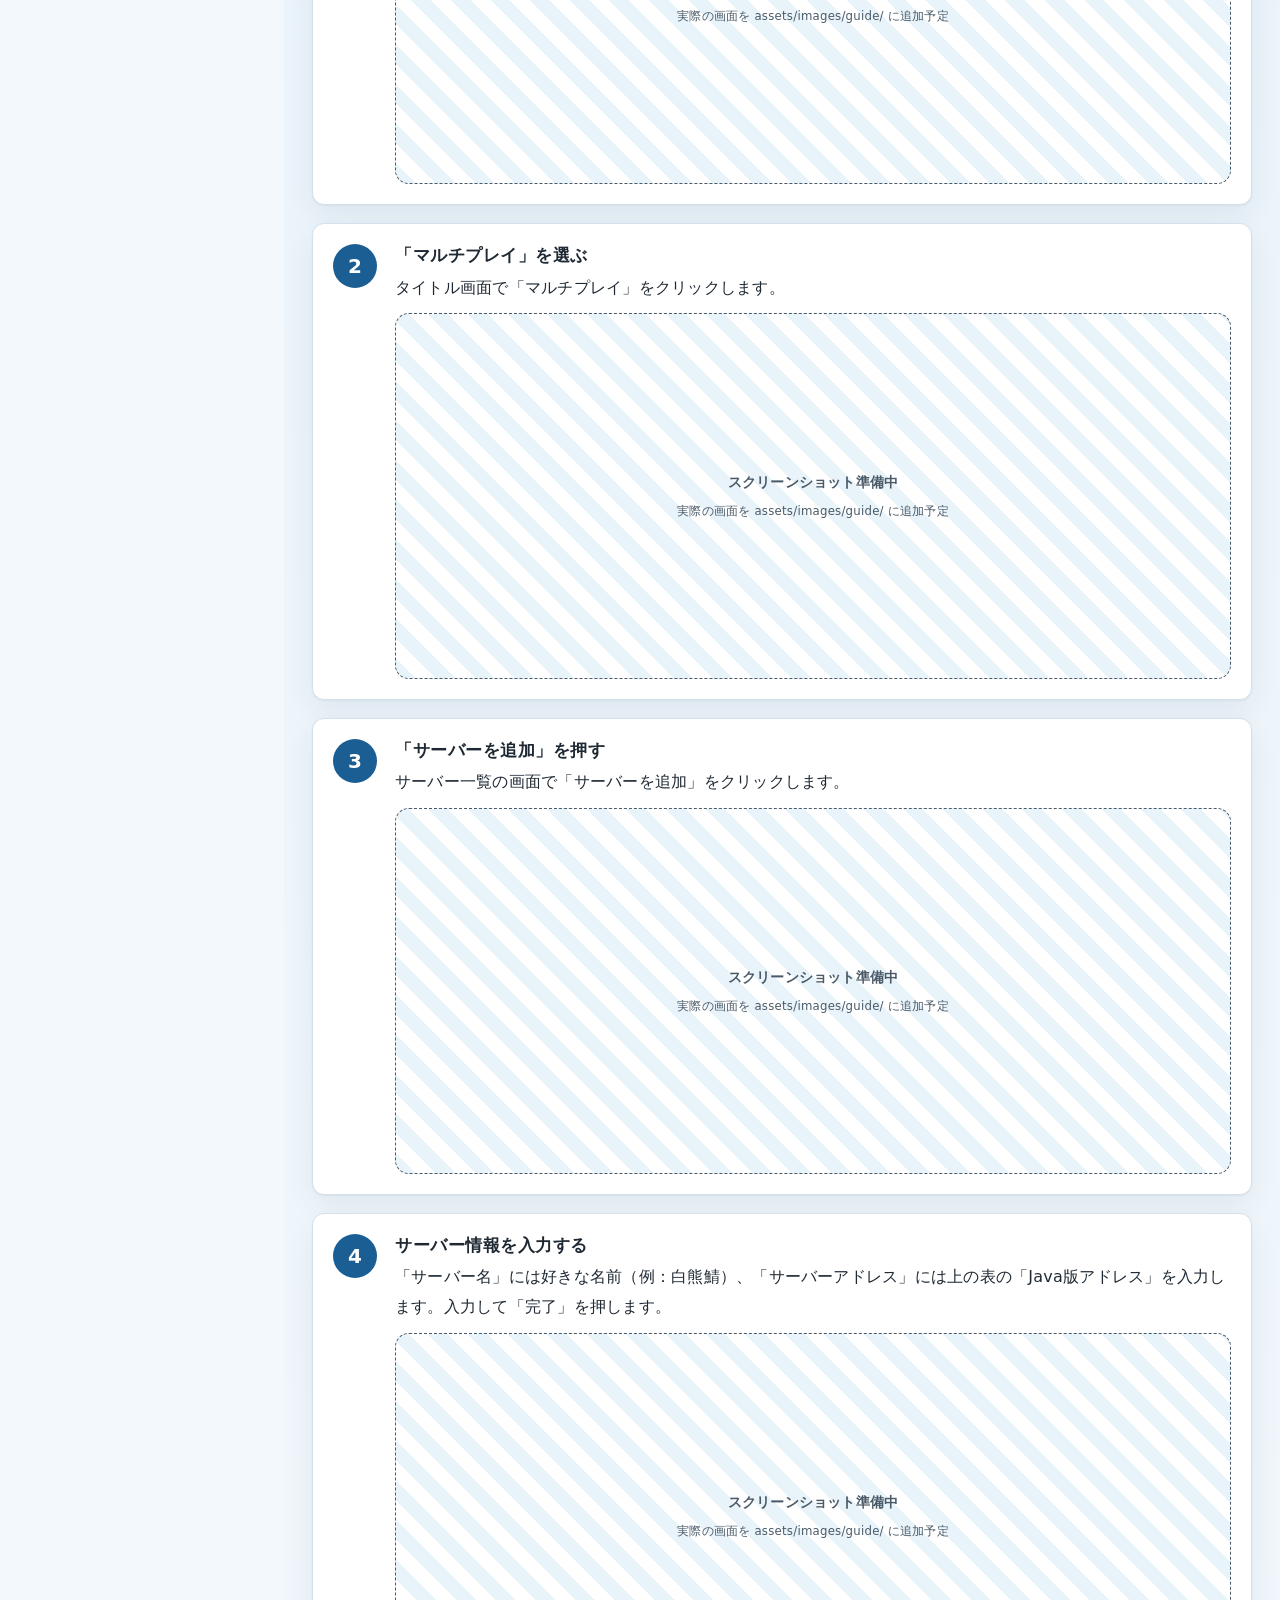
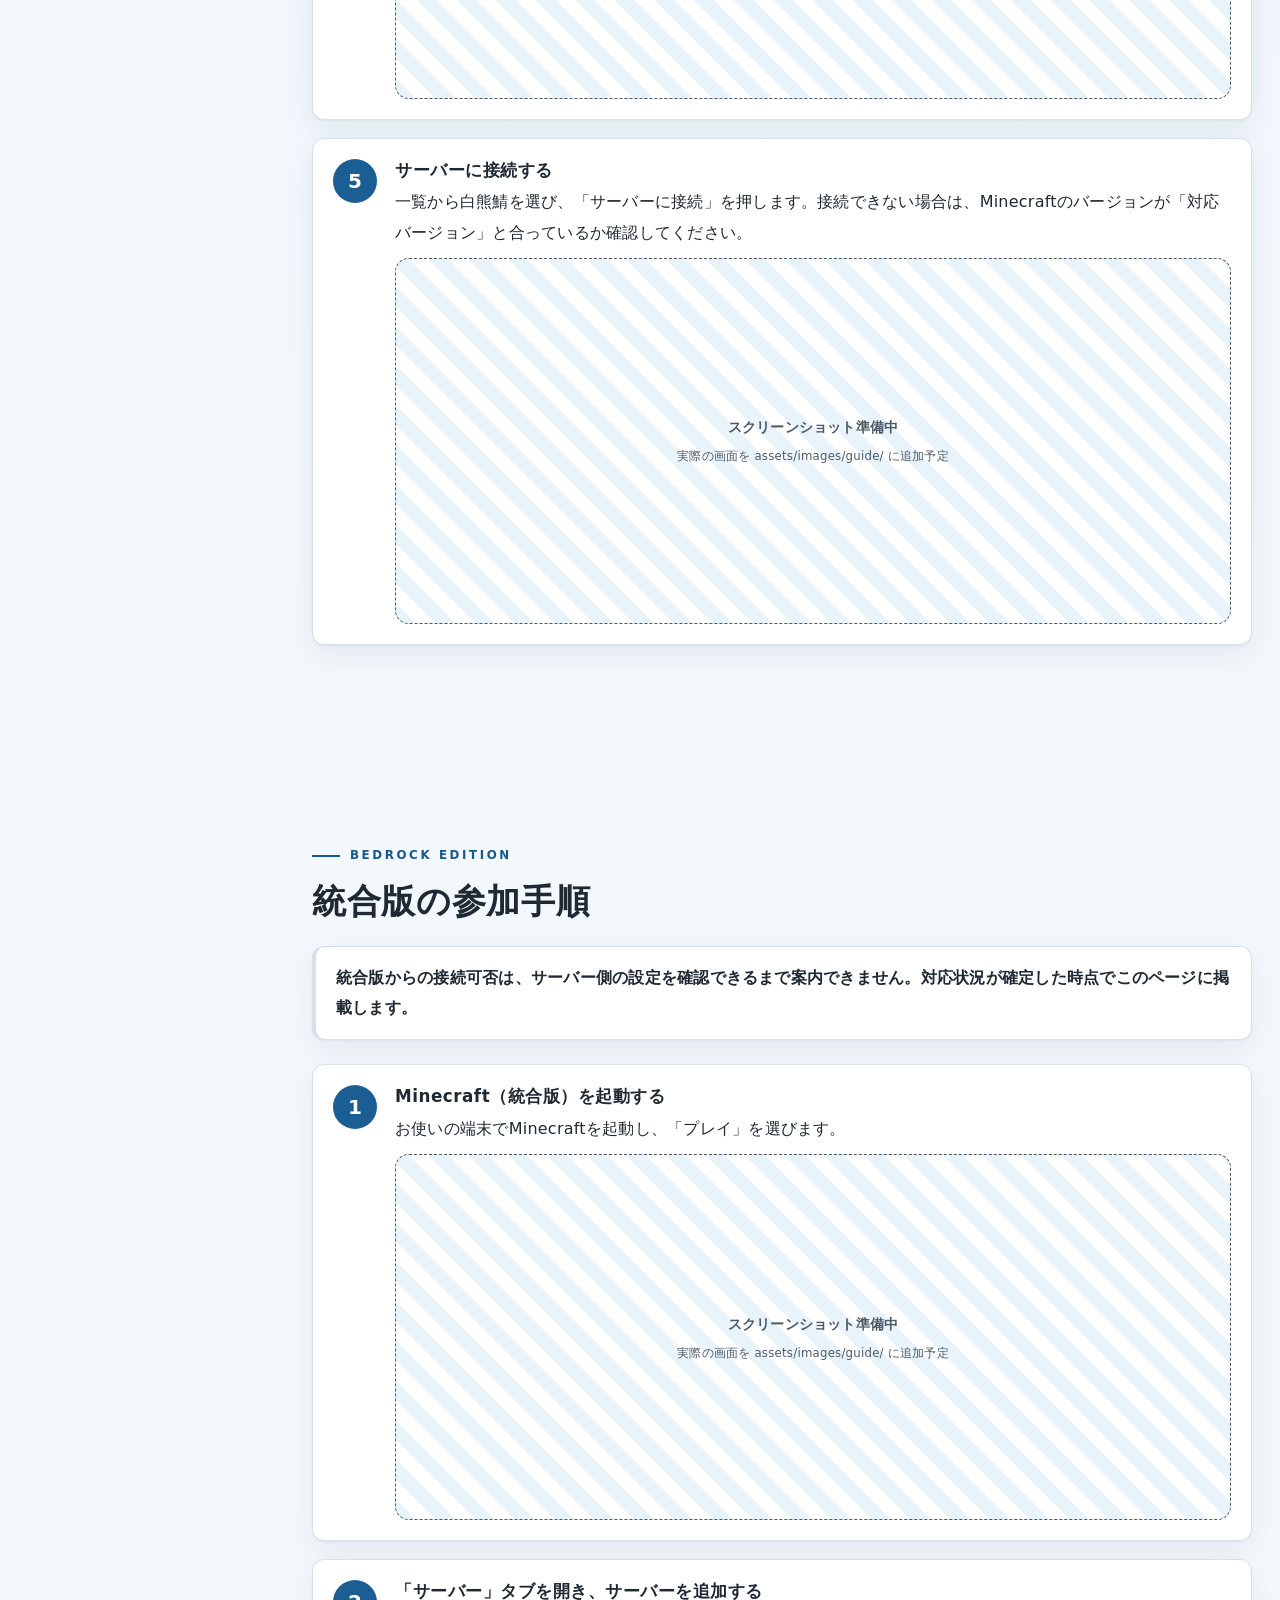
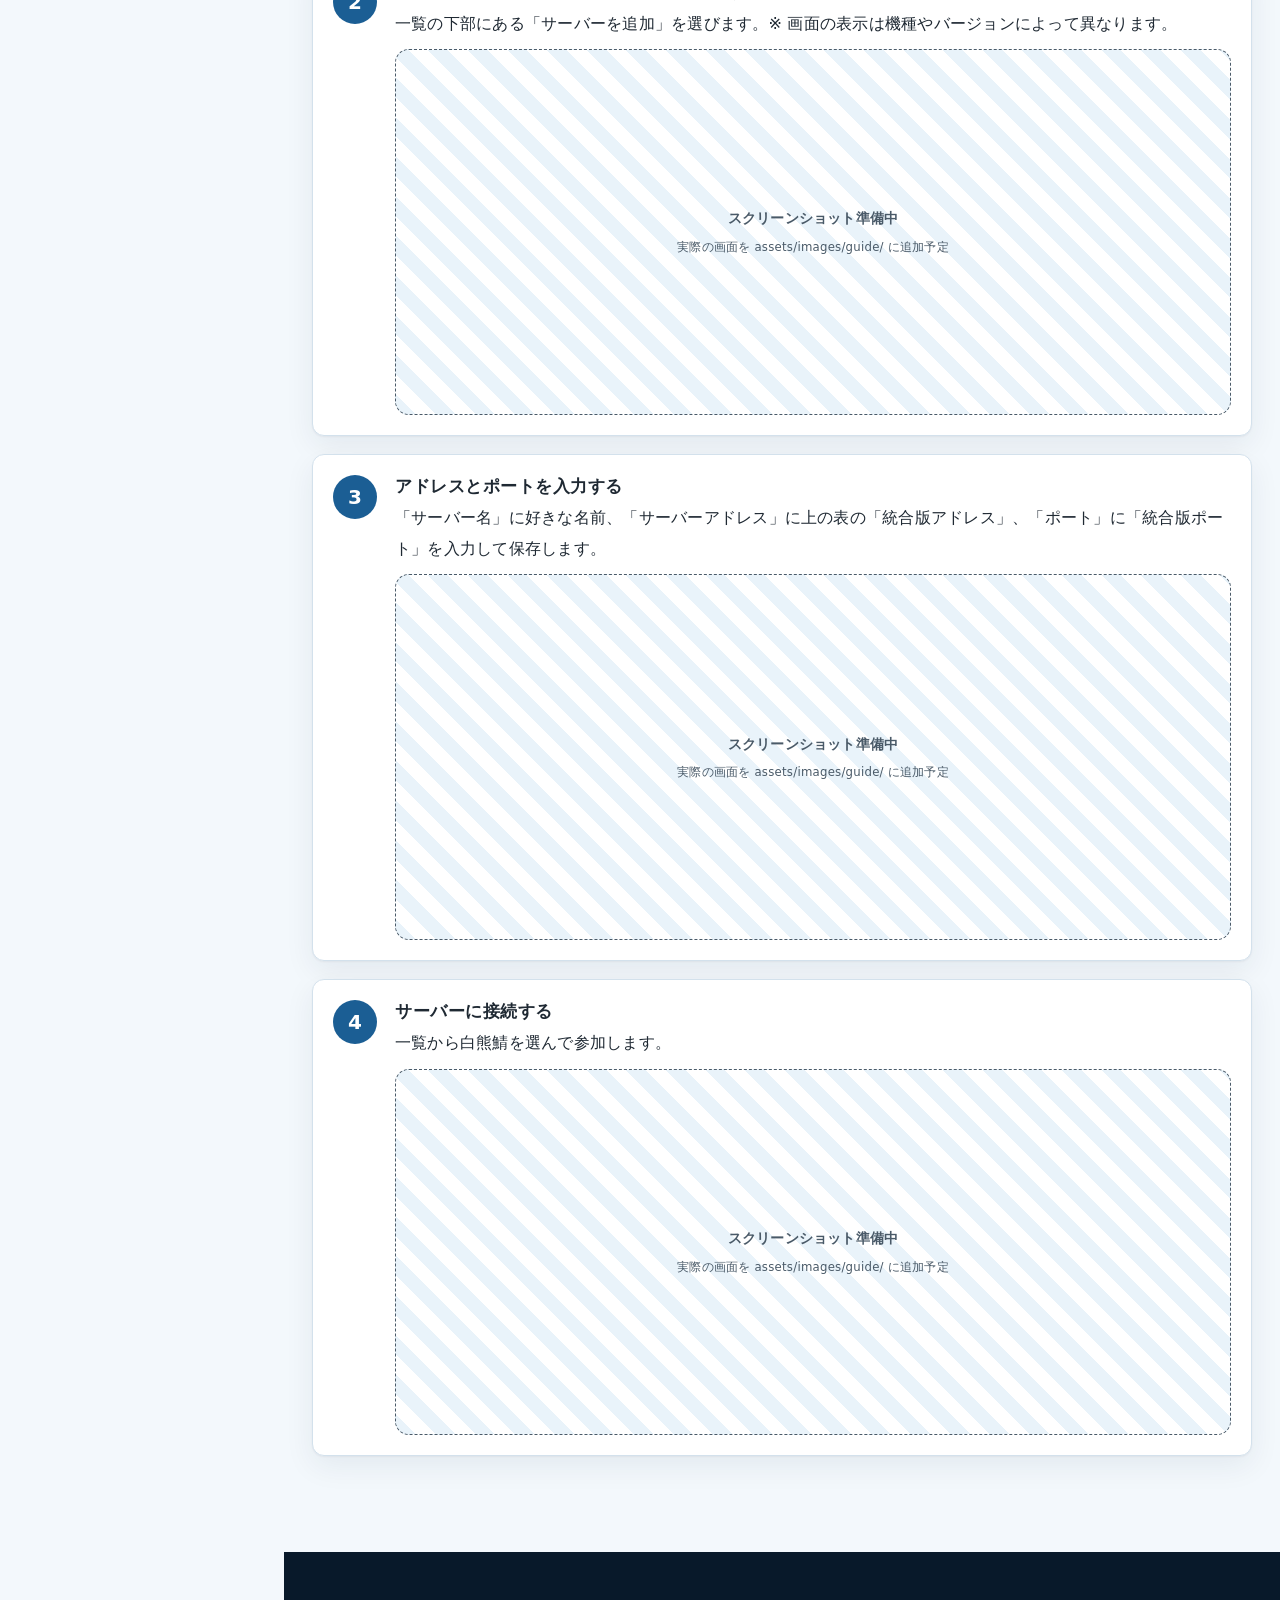
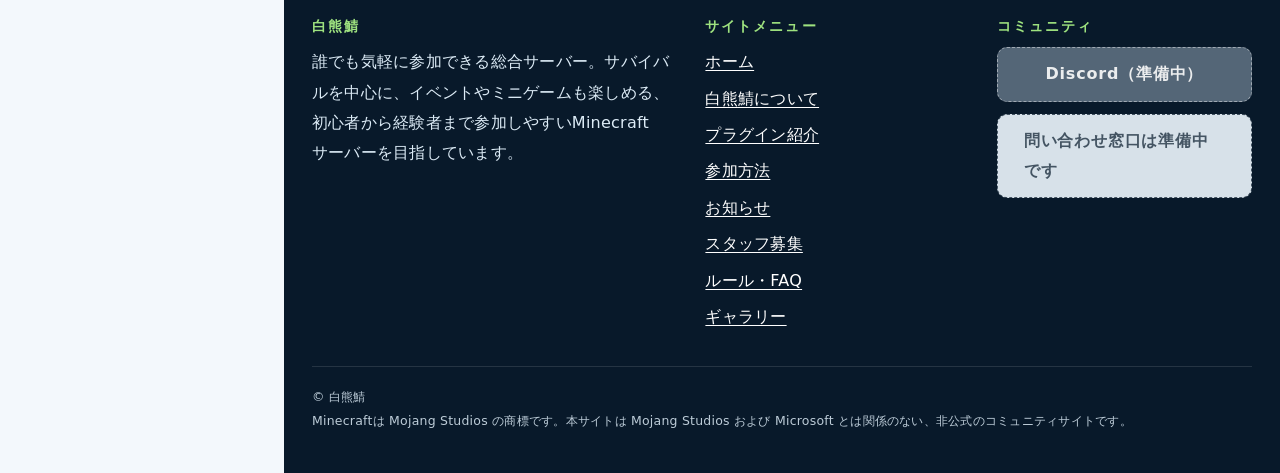
<file: join.html>
<!DOCTYPE html>
<html lang="ja">
<head>
<meta charset="utf-8">
<meta name="viewport" content="width=device-width, initial-scale=1">
<title>参加方法｜白熊鯖 公式サイト</title>
<meta name="description" content="白熊鯖への参加方法。Java版・統合版の接続手順と接続情報（準備中）をご案内します。">
<meta property="og:type" content="website">
<meta property="og:site_name" content="白熊鯖 公式サイト">
<meta property="og:title" content="参加方法｜白熊鯖 公式サイト">
<meta property="og:description" content="白熊鯖への参加方法。Java版・統合版の接続手順と接続情報（準備中）をご案内します。">
<meta property="og:locale" content="ja_JP">
<meta name="theme-color" content="#0f2a43">
<link rel="icon" type="image/png" href="assets/images/favicon.png">
<script>(function(){var t=null;try{t=localStorage.getItem('shirokuma-theme')}catch(e){}if(t!=='dark'&&t!=='light'){t=(window.matchMedia&&matchMedia('(prefers-color-scheme: dark)').matches)?'dark':'light'}document.documentElement.setAttribute('data-theme',t)})();</script>
<link rel="stylesheet" href="assets/css/style.css">
</head>
<body>
<a class="skip" href="#main">本文へスキップ</a>
<div class="shell">
<header class="topbar">
  <a class="brand" href="index.html"><img src="assets/images/logo.png" alt="" width="288" height="224"><span><b>白熊鯖</b></span></a>
  <button type="button" class="menu-btn" id="menu-btn" aria-expanded="false" aria-controls="sidebar"><span class="bars" aria-hidden="true"></span>メニュー</button>
</header>
<div class="overlay" id="overlay" aria-hidden="true"></div>
<aside class="sidebar" id="sidebar" aria-label="サイトメニュー">
  <a class="brand" href="index.html"><img src="assets/images/logo.png" alt="白熊鯖のロゴ（ドット絵の白熊）" width="288" height="224"><span><b>白熊鯖</b><small>SHIROKUMA SERVER</small></span></a>
  <nav aria-label="メインメニュー"><ul class="nav">
<li><a href="index.html">ホーム</a></li>
<li><a href="about.html">白熊鯖について</a></li>
<li><a href="plugins.html">プラグイン紹介</a></li>
<li><a href="join.html" aria-current="page">参加方法</a></li>
<li><a href="news.html">お知らせ</a></li>
<li><a href="recruitment.html">スタッフ募集</a></li>
<li><a href="rules-faq.html">ルール・FAQ</a></li>
<li><a href="gallery.html">ギャラリー</a></li>
  </ul></nav>
  <div class="sb-foot">
    <a class="btn discord is-disabled" data-link="discord" data-text-on="Discordに参加" aria-disabled="true">Discord（準備中）</a>
    <button type="button" class="theme-btn" data-theme-toggle aria-pressed="false"><span class="tt-label">ダークモード：OFF</span><span class="sw" aria-hidden="true"></span></button>
    <p class="sb-note">Minecraftサーバー「白熊鯖」の公式サイト</p>
  </div>
</aside>
<div class="main">
<main id="main">
<section class="page-head"><div class="wrap">
<p class="crumb"><a href="index.html">ホーム</a> ／ 参加方法</p>
<h1>参加方法</h1><p>Java版・統合版それぞれの接続手順をご案内します。</p></div></section>
<section class="section"><div class="wrap">
  <div class="notice">現在、白熊鯖は<strong>開設準備中</strong>です。接続情報は確定次第、この表に掲載します。</div>
  <h2 class="section-title">接続情報</h2>
  <div class="card scroll-x" style="padding:8px 8px"><table class="conn">
    <caption class="sr-only">サーバー接続情報</caption>
    <tr data-info="javaAddress" data-label="Java版アドレス"><th scope="row">Java版アドレス</th><td><span class="val unset">準備中</span></td><td style="text-align:right"><button type="button" class="btn small ghost" data-copy-btn disabled aria-disabled="true">コピー不可</button></td></tr>
    <tr data-info="bedrockAddress" data-label="統合版アドレス"><th scope="row">統合版アドレス</th><td><span class="val unset">準備中</span></td><td style="text-align:right"><button type="button" class="btn small ghost" data-copy-btn disabled aria-disabled="true">コピー不可</button></td></tr>
    <tr data-info="bedrockPort" data-label="統合版ポート"><th scope="row">統合版ポート</th><td><span class="val unset">準備中</span></td><td style="text-align:right"><button type="button" class="btn small ghost" data-copy-btn disabled aria-disabled="true">コピー不可</button></td></tr>
    <tr data-info="version" data-label="対応バージョン"><th scope="row">対応バージョン</th><td><span class="val unset">準備中</span></td><td style="text-align:right"><button type="button" class="btn small ghost" data-copy-btn disabled aria-disabled="true">コピー不可</button></td></tr>
    <tr data-info="notes" data-label="注意事項"><th scope="row">注意事項</th><td colspan="2"><span class="val unset">準備中</span></td></tr>
  </table></div>
  <p class="count" style="margin-top:14px">※ 設定済みの項目だけコピーできます。未設定（準備中）の項目はコピーできません。</p>
  <div class="chips" style="margin-top:24px"><a class="btn ghost small" href="#java">Java版の手順</a><a class="btn ghost small" href="#bedrock">統合版の手順</a></div>
</div></section>

<section class="section alt" id="java"><div class="wrap">
  <p class="eyebrow">Java Edition</p><h2 class="section-title">Java版の参加手順</h2>
  <ol class="steps" style="margin-top:26px">
    <li><div><h4>Minecraft Java Edition を起動する</h4><p>Minecraft Launcher を開き、「Java Edition」を選んで「プレイ」を押します。</p><div class="placeholder ph-shot" role="img" aria-label="スクリーンショット準備中"><span>スクリーンショット準備中<small>実際の画面を assets/images/guide/ に追加予定</small></span></div></div></li>
    <li><div><h4>「マルチプレイ」を選ぶ</h4><p>タイトル画面で「マルチプレイ」をクリックします。</p><div class="placeholder ph-shot" role="img" aria-label="スクリーンショット準備中"><span>スクリーンショット準備中<small>実際の画面を assets/images/guide/ に追加予定</small></span></div></div></li>
    <li><div><h4>「サーバーを追加」を押す</h4><p>サーバー一覧の画面で「サーバーを追加」をクリックします。</p><div class="placeholder ph-shot" role="img" aria-label="スクリーンショット準備中"><span>スクリーンショット準備中<small>実際の画面を assets/images/guide/ に追加予定</small></span></div></div></li>
    <li><div><h4>サーバー情報を入力する</h4><p>「サーバー名」には好きな名前（例：白熊鯖）、「サーバーアドレス」には上の表の「Java版アドレス」を入力します。入力して「完了」を押します。</p><div class="placeholder ph-shot" role="img" aria-label="スクリーンショット準備中"><span>スクリーンショット準備中<small>実際の画面を assets/images/guide/ に追加予定</small></span></div></div></li>
    <li><div><h4>サーバーに接続する</h4><p>一覧から白熊鯖を選び、「サーバーに接続」を押します。接続できない場合は、Minecraftのバージョンが「対応バージョン」と合っているか確認してください。</p><div class="placeholder ph-shot" role="img" aria-label="スクリーンショット準備中"><span>スクリーンショット準備中<small>実際の画面を assets/images/guide/ に追加予定</small></span></div></div></li>
  </ol>
</div></section>

<section class="section" id="bedrock"><div class="wrap">
  <p class="eyebrow">Bedrock Edition</p><h2 class="section-title">統合版の参加手順</h2>
  <div class="notice" style="margin-top:20px">統合版からの接続可否は、サーバー側の設定を確認できるまで案内できません。対応状況が確定した時点でこのページに掲載します。</div>
  <ol class="steps">
    <li><div><h4>Minecraft（統合版）を起動する</h4><p>お使いの端末でMinecraftを起動し、「プレイ」を選びます。</p><div class="placeholder ph-shot" role="img" aria-label="スクリーンショット準備中"><span>スクリーンショット準備中<small>実際の画面を assets/images/guide/ に追加予定</small></span></div></div></li>
    <li><div><h4>「サーバー」タブを開き、サーバーを追加する</h4><p>一覧の下部にある「サーバーを追加」を選びます。※ 画面の表示は機種やバージョンによって異なります。</p><div class="placeholder ph-shot" role="img" aria-label="スクリーンショット準備中"><span>スクリーンショット準備中<small>実際の画面を assets/images/guide/ に追加予定</small></span></div></div></li>
    <li><div><h4>アドレスとポートを入力する</h4><p>「サーバー名」に好きな名前、「サーバーアドレス」に上の表の「統合版アドレス」、「ポート」に「統合版ポート」を入力して保存します。</p><div class="placeholder ph-shot" role="img" aria-label="スクリーンショット準備中"><span>スクリーンショット準備中<small>実際の画面を assets/images/guide/ に追加予定</small></span></div></div></li>
    <li><div><h4>サーバーに接続する</h4><p>一覧から白熊鯖を選んで参加します。</p><div class="placeholder ph-shot" role="img" aria-label="スクリーンショット準備中"><span>スクリーンショット準備中<small>実際の画面を assets/images/guide/ に追加予定</small></span></div></div></li>
  </ol>
</div></section>
</main>
<footer class="footer">
  <div class="wrap">
    <div class="cols">
      <div><h2>白熊鯖</h2><p>誰でも気軽に参加できる総合サーバー。サバイバルを中心に、イベントやミニゲームも楽しめる、初心者から経験者まで参加しやすいMinecraftサーバーを目指しています。</p></div>
      <nav aria-label="フッターメニュー"><h2>サイトメニュー</h2><ul>
<li><a href="index.html">ホーム</a></li>
<li><a href="about.html">白熊鯖について</a></li>
<li><a href="plugins.html">プラグイン紹介</a></li>
<li><a href="join.html">参加方法</a></li>
<li><a href="news.html">お知らせ</a></li>
<li><a href="recruitment.html">スタッフ募集</a></li>
<li><a href="rules-faq.html">ルール・FAQ</a></li>
<li><a href="gallery.html">ギャラリー</a></li>
      </ul></nav>
      <div><h2>コミュニティ</h2><div class="btn-row" style="display:grid;gap:12px"><a class="btn discord is-disabled" data-link="discord" data-text-on="Discordに参加" aria-disabled="true">Discord（準備中）</a><a class="btn ghost is-disabled" data-link="contact" data-text-on="問い合わせ・通報フォーム" aria-disabled="true">問い合わせ窓口は準備中です</a></div></div>
    </div>
    <p class="copy">© 白熊鯖<br>Minecraftは Mojang Studios の商標です。本サイトは Mojang Studios および Microsoft とは関係のない、非公式のコミュニティサイトです。</p>
  </div>
</footer>
</div>
</div>
<button type="button" class="top-btn" id="top-btn" aria-label="ページの先頭へ戻る">↑</button>
<script src="assets/js/links.js"></script>
<script>
/* 接続情報 — ここを編集してください（空文字 "" のままなら「準備中」表示＆コピー不可になります） */
window.SERVER_INFO = {
  javaAddress: "",     // Java版サーバーアドレス
  bedrockAddress: "",  // 統合版サーバーアドレス
  bedrockPort: "",     // 統合版ポート（数字）
  version: "",         // 対応バージョン
  notes: ""            // 接続に関する注意事項（任意）
};
</script>
<script src="assets/js/main.js"></script>
<script src="assets/js/pages.js"></script>
</body>
</html>
</file>
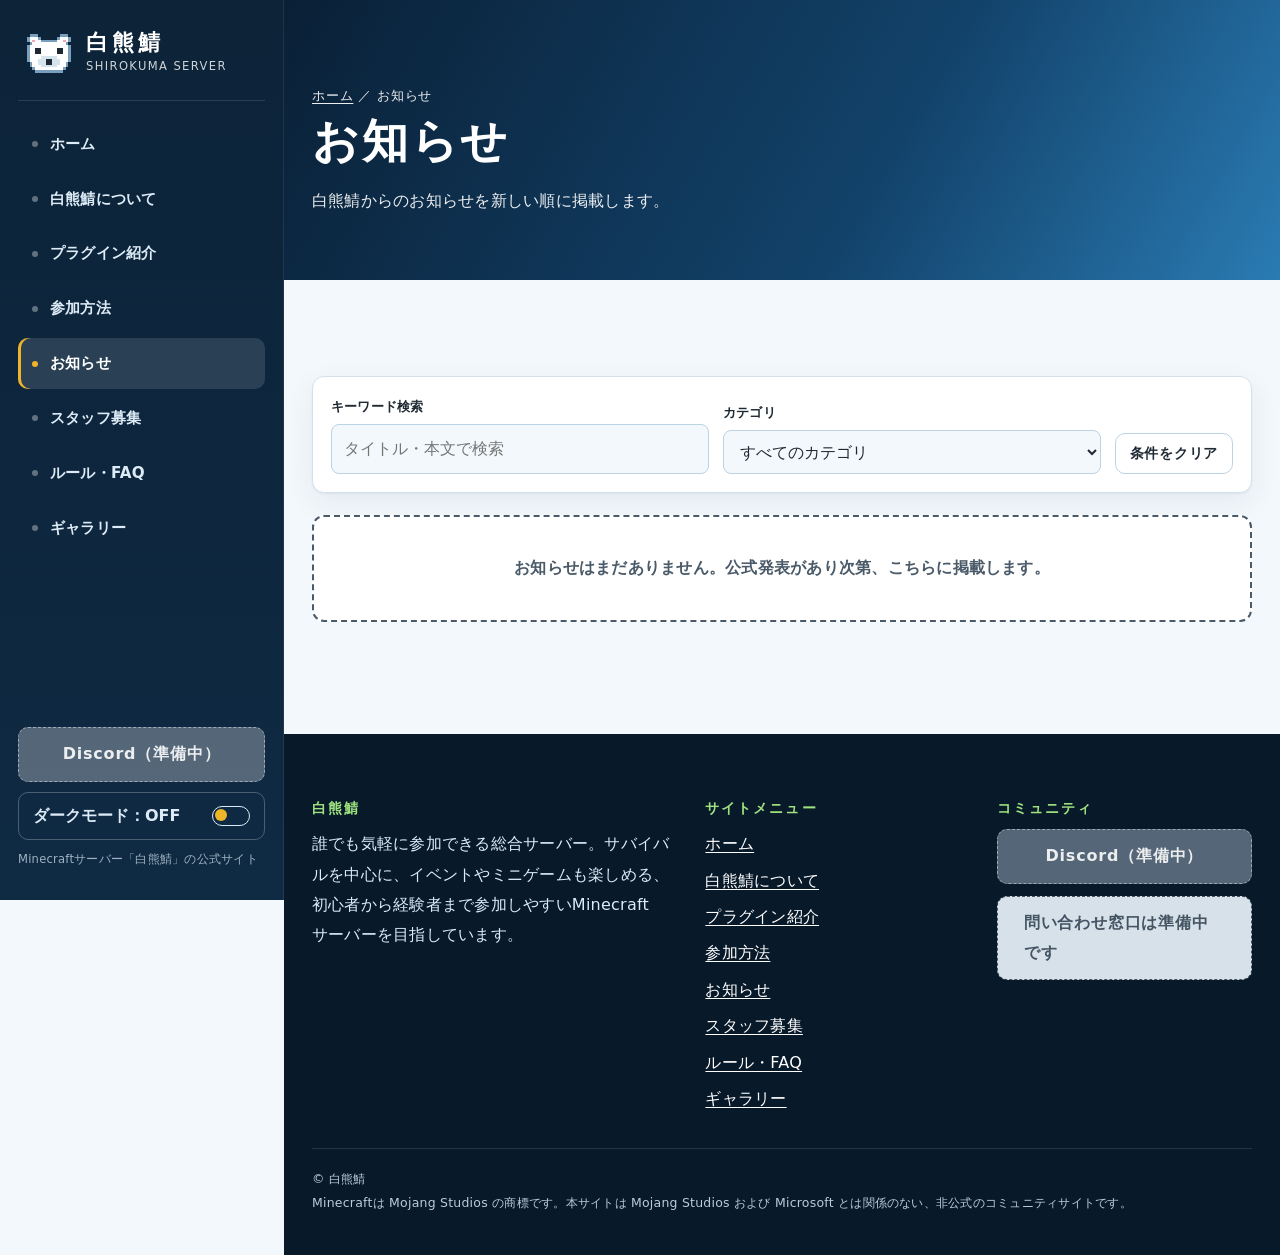
<file: news.html>
<!DOCTYPE html>
<html lang="ja">
<head>
<meta charset="utf-8">
<meta name="viewport" content="width=device-width, initial-scale=1">
<title>お知らせ｜白熊鯖 公式サイト</title>
<meta name="description" content="白熊鯖のお知らせ一覧。キーワード検索とカテゴリ絞り込みに対応しています。">
<meta property="og:type" content="website">
<meta property="og:site_name" content="白熊鯖 公式サイト">
<meta property="og:title" content="お知らせ｜白熊鯖 公式サイト">
<meta property="og:description" content="白熊鯖のお知らせ一覧。キーワード検索とカテゴリ絞り込みに対応しています。">
<meta property="og:locale" content="ja_JP">
<meta name="theme-color" content="#0f2a43">
<link rel="icon" type="image/png" href="assets/images/favicon.png">
<script>(function(){var t=null;try{t=localStorage.getItem('shirokuma-theme')}catch(e){}if(t!=='dark'&&t!=='light'){t=(window.matchMedia&&matchMedia('(prefers-color-scheme: dark)').matches)?'dark':'light'}document.documentElement.setAttribute('data-theme',t)})();</script>
<link rel="stylesheet" href="assets/css/style.css">
</head>
<body>
<a class="skip" href="#main">本文へスキップ</a>
<div class="shell">
<header class="topbar">
  <a class="brand" href="index.html"><img src="assets/images/logo.png" alt="" width="288" height="224"><span><b>白熊鯖</b></span></a>
  <button type="button" class="menu-btn" id="menu-btn" aria-expanded="false" aria-controls="sidebar"><span class="bars" aria-hidden="true"></span>メニュー</button>
</header>
<div class="overlay" id="overlay" aria-hidden="true"></div>
<aside class="sidebar" id="sidebar" aria-label="サイトメニュー">
  <a class="brand" href="index.html"><img src="assets/images/logo.png" alt="白熊鯖のロゴ（ドット絵の白熊）" width="288" height="224"><span><b>白熊鯖</b><small>SHIROKUMA SERVER</small></span></a>
  <nav aria-label="メインメニュー"><ul class="nav">
<li><a href="index.html">ホーム</a></li>
<li><a href="about.html">白熊鯖について</a></li>
<li><a href="plugins.html">プラグイン紹介</a></li>
<li><a href="join.html">参加方法</a></li>
<li><a href="news.html" aria-current="page">お知らせ</a></li>
<li><a href="recruitment.html">スタッフ募集</a></li>
<li><a href="rules-faq.html">ルール・FAQ</a></li>
<li><a href="gallery.html">ギャラリー</a></li>
  </ul></nav>
  <div class="sb-foot">
    <a class="btn discord is-disabled" data-link="discord" data-text-on="Discordに参加" aria-disabled="true">Discord（準備中）</a>
    <button type="button" class="theme-btn" data-theme-toggle aria-pressed="false"><span class="tt-label">ダークモード：OFF</span><span class="sw" aria-hidden="true"></span></button>
    <p class="sb-note">Minecraftサーバー「白熊鯖」の公式サイト</p>
  </div>
</aside>
<div class="main">
<main id="main">
<section class="page-head"><div class="wrap">
<p class="crumb"><a href="index.html">ホーム</a> ／ お知らせ</p>
<h1>お知らせ</h1><p>白熊鯖からのお知らせを新しい順に掲載します。</p></div></section>
<section class="section"><div class="wrap">
  <div class="toolbar" role="search">
    <div class="field"><label for="news-q">キーワード検索</label><input id="news-q" type="search" placeholder="タイトル・本文で検索" autocomplete="off"></div>
    <div class="field"><label for="news-cat">カテゴリ</label><select id="news-cat"></select></div>
    <button type="button" class="btn ghost small" id="news-clear">条件をクリア</button>
  </div>
  <p class="count" id="news-count" aria-live="polite"></p>
  <ul class="list" id="news-list"></ul>
  <p class="empty" id="news-empty">お知らせはまだありません。公式発表があり次第、こちらに掲載します。</p>
</div></section>
</main>
<footer class="footer">
  <div class="wrap">
    <div class="cols">
      <div><h2>白熊鯖</h2><p>誰でも気軽に参加できる総合サーバー。サバイバルを中心に、イベントやミニゲームも楽しめる、初心者から経験者まで参加しやすいMinecraftサーバーを目指しています。</p></div>
      <nav aria-label="フッターメニュー"><h2>サイトメニュー</h2><ul>
<li><a href="index.html">ホーム</a></li>
<li><a href="about.html">白熊鯖について</a></li>
<li><a href="plugins.html">プラグイン紹介</a></li>
<li><a href="join.html">参加方法</a></li>
<li><a href="news.html">お知らせ</a></li>
<li><a href="recruitment.html">スタッフ募集</a></li>
<li><a href="rules-faq.html">ルール・FAQ</a></li>
<li><a href="gallery.html">ギャラリー</a></li>
      </ul></nav>
      <div><h2>コミュニティ</h2><div class="btn-row" style="display:grid;gap:12px"><a class="btn discord is-disabled" data-link="discord" data-text-on="Discordに参加" aria-disabled="true">Discord（準備中）</a><a class="btn ghost is-disabled" data-link="contact" data-text-on="問い合わせ・通報フォーム" aria-disabled="true">問い合わせ窓口は準備中です</a></div></div>
    </div>
    <p class="copy">© 白熊鯖<br>Minecraftは Mojang Studios の商標です。本サイトは Mojang Studios および Microsoft とは関係のない、非公式のコミュニティサイトです。</p>
  </div>
</footer>
</div>
</div>
<button type="button" class="top-btn" id="top-btn" aria-label="ページの先頭へ戻る">↑</button>
<script src="assets/js/links.js"></script>
<script src="assets/js/data/news.js"></script>
<script src="assets/js/main.js"></script>
<script src="assets/js/pages.js"></script>
</body>
</html>
</file>
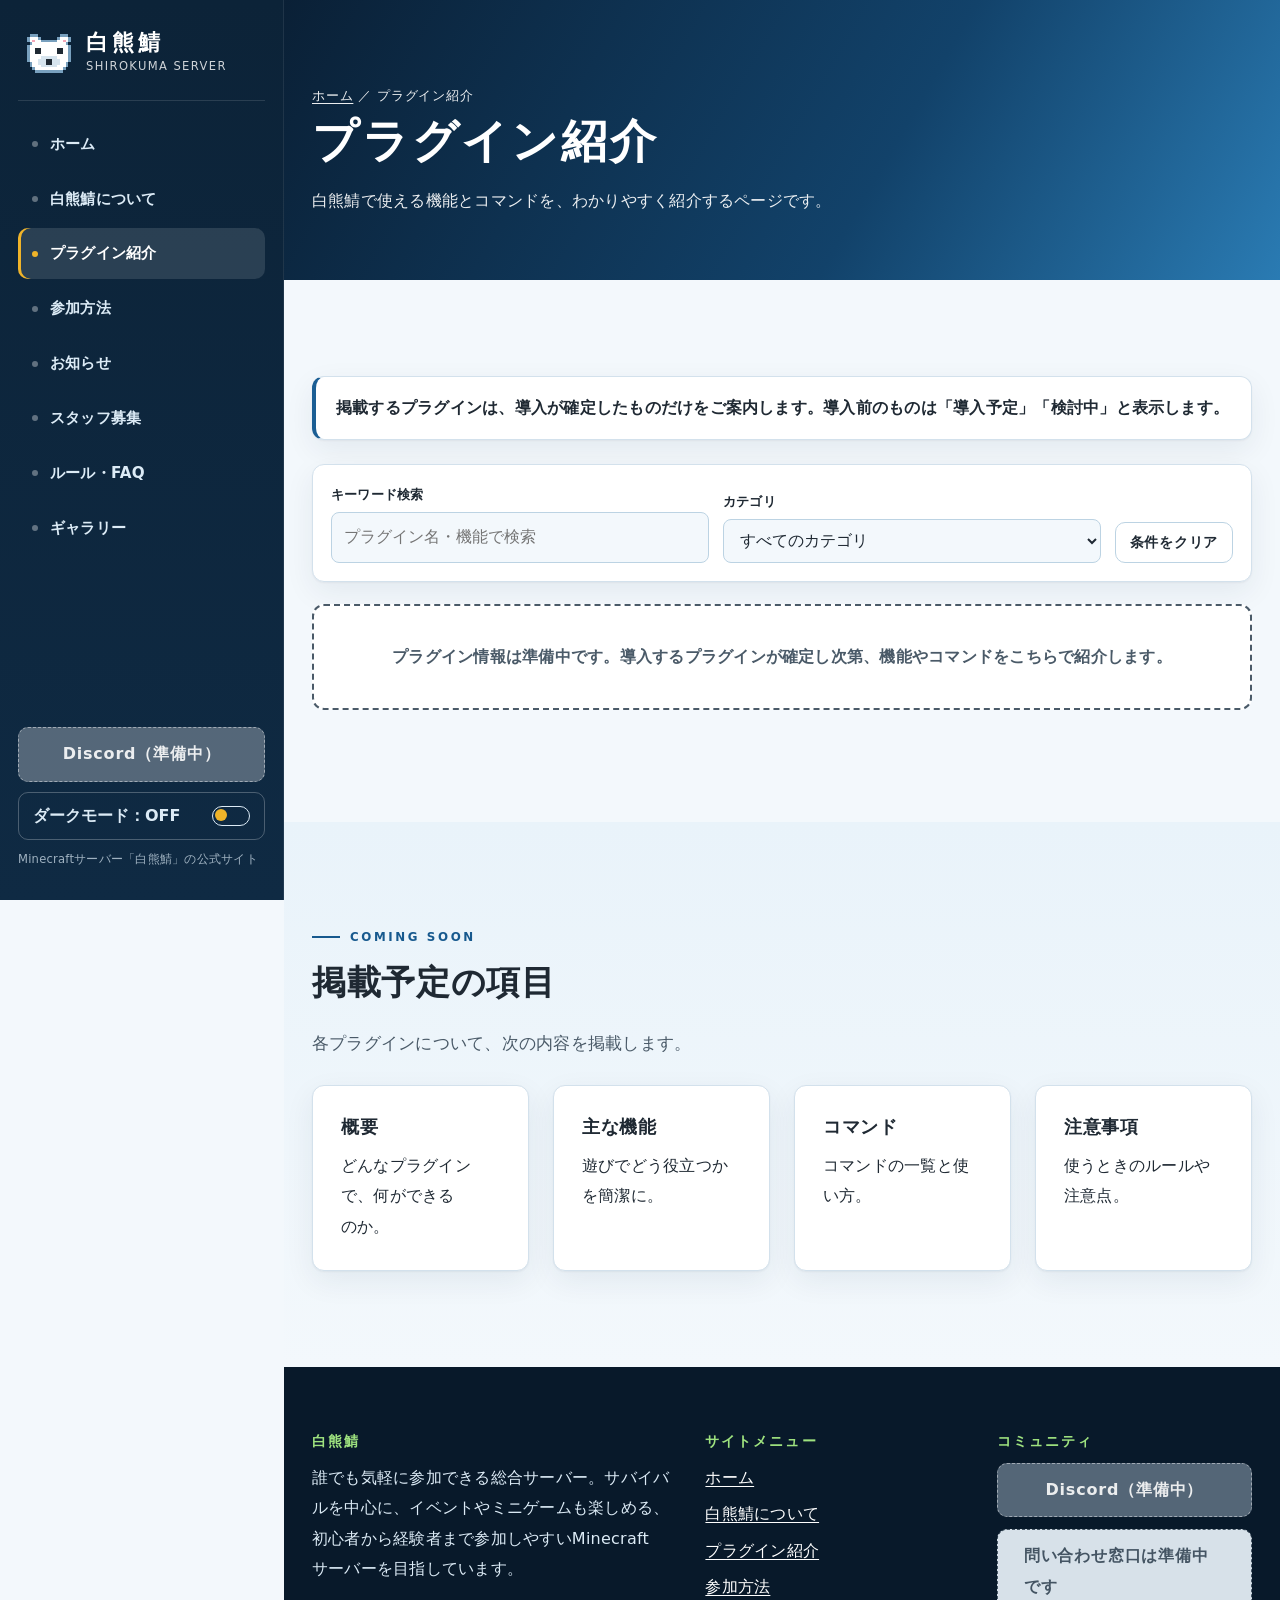
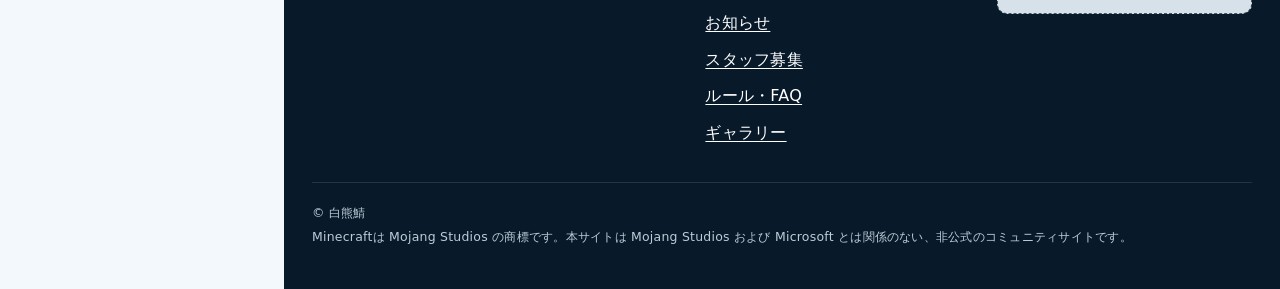
<file: plugins.html>
<!DOCTYPE html>
<html lang="ja">
<head>
<meta charset="utf-8">
<meta name="viewport" content="width=device-width, initial-scale=1">
<title>プラグイン紹介｜白熊鯖 公式サイト</title>
<meta name="description" content="白熊鯖で使えるプラグインの機能・コマンド・注意事項を紹介します。キーワード検索とカテゴリ絞り込みに対応。">
<meta property="og:type" content="website">
<meta property="og:site_name" content="白熊鯖 公式サイト">
<meta property="og:title" content="プラグイン紹介｜白熊鯖 公式サイト">
<meta property="og:description" content="白熊鯖で使えるプラグインの機能・コマンド・注意事項を紹介します。キーワード検索とカテゴリ絞り込みに対応。">
<meta property="og:locale" content="ja_JP">
<meta name="theme-color" content="#0f2a43">
<link rel="icon" type="image/png" href="assets/images/favicon.png">
<script>(function(){var t=null;try{t=localStorage.getItem('shirokuma-theme')}catch(e){}if(t!=='dark'&&t!=='light'){t=(window.matchMedia&&matchMedia('(prefers-color-scheme: dark)').matches)?'dark':'light'}document.documentElement.setAttribute('data-theme',t)})();</script>
<link rel="stylesheet" href="assets/css/style.css">
</head>
<body>
<a class="skip" href="#main">本文へスキップ</a>
<div class="shell">
<header class="topbar">
  <a class="brand" href="index.html"><img src="assets/images/logo.png" alt="" width="288" height="224"><span><b>白熊鯖</b></span></a>
  <button type="button" class="menu-btn" id="menu-btn" aria-expanded="false" aria-controls="sidebar"><span class="bars" aria-hidden="true"></span>メニュー</button>
</header>
<div class="overlay" id="overlay" aria-hidden="true"></div>
<aside class="sidebar" id="sidebar" aria-label="サイトメニュー">
  <a class="brand" href="index.html"><img src="assets/images/logo.png" alt="白熊鯖のロゴ（ドット絵の白熊）" width="288" height="224"><span><b>白熊鯖</b><small>SHIROKUMA SERVER</small></span></a>
  <nav aria-label="メインメニュー"><ul class="nav">
<li><a href="index.html">ホーム</a></li>
<li><a href="about.html">白熊鯖について</a></li>
<li><a href="plugins.html" aria-current="page">プラグイン紹介</a></li>
<li><a href="join.html">参加方法</a></li>
<li><a href="news.html">お知らせ</a></li>
<li><a href="recruitment.html">スタッフ募集</a></li>
<li><a href="rules-faq.html">ルール・FAQ</a></li>
<li><a href="gallery.html">ギャラリー</a></li>
  </ul></nav>
  <div class="sb-foot">
    <a class="btn discord is-disabled" data-link="discord" data-text-on="Discordに参加" aria-disabled="true">Discord（準備中）</a>
    <button type="button" class="theme-btn" data-theme-toggle aria-pressed="false"><span class="tt-label">ダークモード：OFF</span><span class="sw" aria-hidden="true"></span></button>
    <p class="sb-note">Minecraftサーバー「白熊鯖」の公式サイト</p>
  </div>
</aside>
<div class="main">
<main id="main">
<section class="page-head"><div class="wrap">
<p class="crumb"><a href="index.html">ホーム</a> ／ プラグイン紹介</p>
<h1>プラグイン紹介</h1><p>白熊鯖で使える機能とコマンドを、わかりやすく紹介するページです。</p></div></section>
<section class="section"><div class="wrap">
  <div class="notice info">掲載するプラグインは、導入が確定したものだけをご案内します。導入前のものは「導入予定」「検討中」と表示します。</div>
  <div class="toolbar" role="search">
    <div class="field"><label for="plugin-q">キーワード検索</label><input id="plugin-q" type="search" placeholder="プラグイン名・機能で検索" autocomplete="off"></div>
    <div class="field"><label for="plugin-cat">カテゴリ</label><select id="plugin-cat"></select></div>
    <button type="button" class="btn ghost small" id="plugin-clear">条件をクリア</button>
  </div>
  <p class="count" id="plugin-count" aria-live="polite"></p>
  <ul class="list" id="plugin-list"></ul>
  <p class="empty" id="plugin-empty">プラグイン情報は準備中です。</p>
</div></section>
<section class="section alt"><div class="wrap">
  <p class="eyebrow">Coming soon</p><h2 class="section-title">掲載予定の項目</h2>
  <p class="lead" style="margin-bottom:26px">各プラグインについて、次の内容を掲載します。</p>
  <div class="grid g4">
    <div class="card"><h3>概要</h3><p style="margin:0">どんなプラグインで、何ができるのか。</p></div>
    <div class="card"><h3>主な機能</h3><p style="margin:0">遊びでどう役立つかを簡潔に。</p></div>
    <div class="card"><h3>コマンド</h3><p style="margin:0">コマンドの一覧と使い方。</p></div>
    <div class="card"><h3>注意事項</h3><p style="margin:0">使うときのルールや注意点。</p></div>
  </div>
</div></section>
</main>
<footer class="footer">
  <div class="wrap">
    <div class="cols">
      <div><h2>白熊鯖</h2><p>誰でも気軽に参加できる総合サーバー。サバイバルを中心に、イベントやミニゲームも楽しめる、初心者から経験者まで参加しやすいMinecraftサーバーを目指しています。</p></div>
      <nav aria-label="フッターメニュー"><h2>サイトメニュー</h2><ul>
<li><a href="index.html">ホーム</a></li>
<li><a href="about.html">白熊鯖について</a></li>
<li><a href="plugins.html">プラグイン紹介</a></li>
<li><a href="join.html">参加方法</a></li>
<li><a href="news.html">お知らせ</a></li>
<li><a href="recruitment.html">スタッフ募集</a></li>
<li><a href="rules-faq.html">ルール・FAQ</a></li>
<li><a href="gallery.html">ギャラリー</a></li>
      </ul></nav>
      <div><h2>コミュニティ</h2><div class="btn-row" style="display:grid;gap:12px"><a class="btn discord is-disabled" data-link="discord" data-text-on="Discordに参加" aria-disabled="true">Discord（準備中）</a><a class="btn ghost is-disabled" data-link="contact" data-text-on="問い合わせ・通報フォーム" aria-disabled="true">問い合わせ窓口は準備中です</a></div></div>
    </div>
    <p class="copy">© 白熊鯖<br>Minecraftは Mojang Studios の商標です。本サイトは Mojang Studios および Microsoft とは関係のない、非公式のコミュニティサイトです。</p>
  </div>
</footer>
</div>
</div>
<button type="button" class="top-btn" id="top-btn" aria-label="ページの先頭へ戻る">↑</button>
<script src="assets/js/links.js"></script>
<script src="assets/js/data/plugins.js"></script>
<script src="assets/js/main.js"></script>
<script src="assets/js/pages.js"></script>
</body>
</html>
</file>
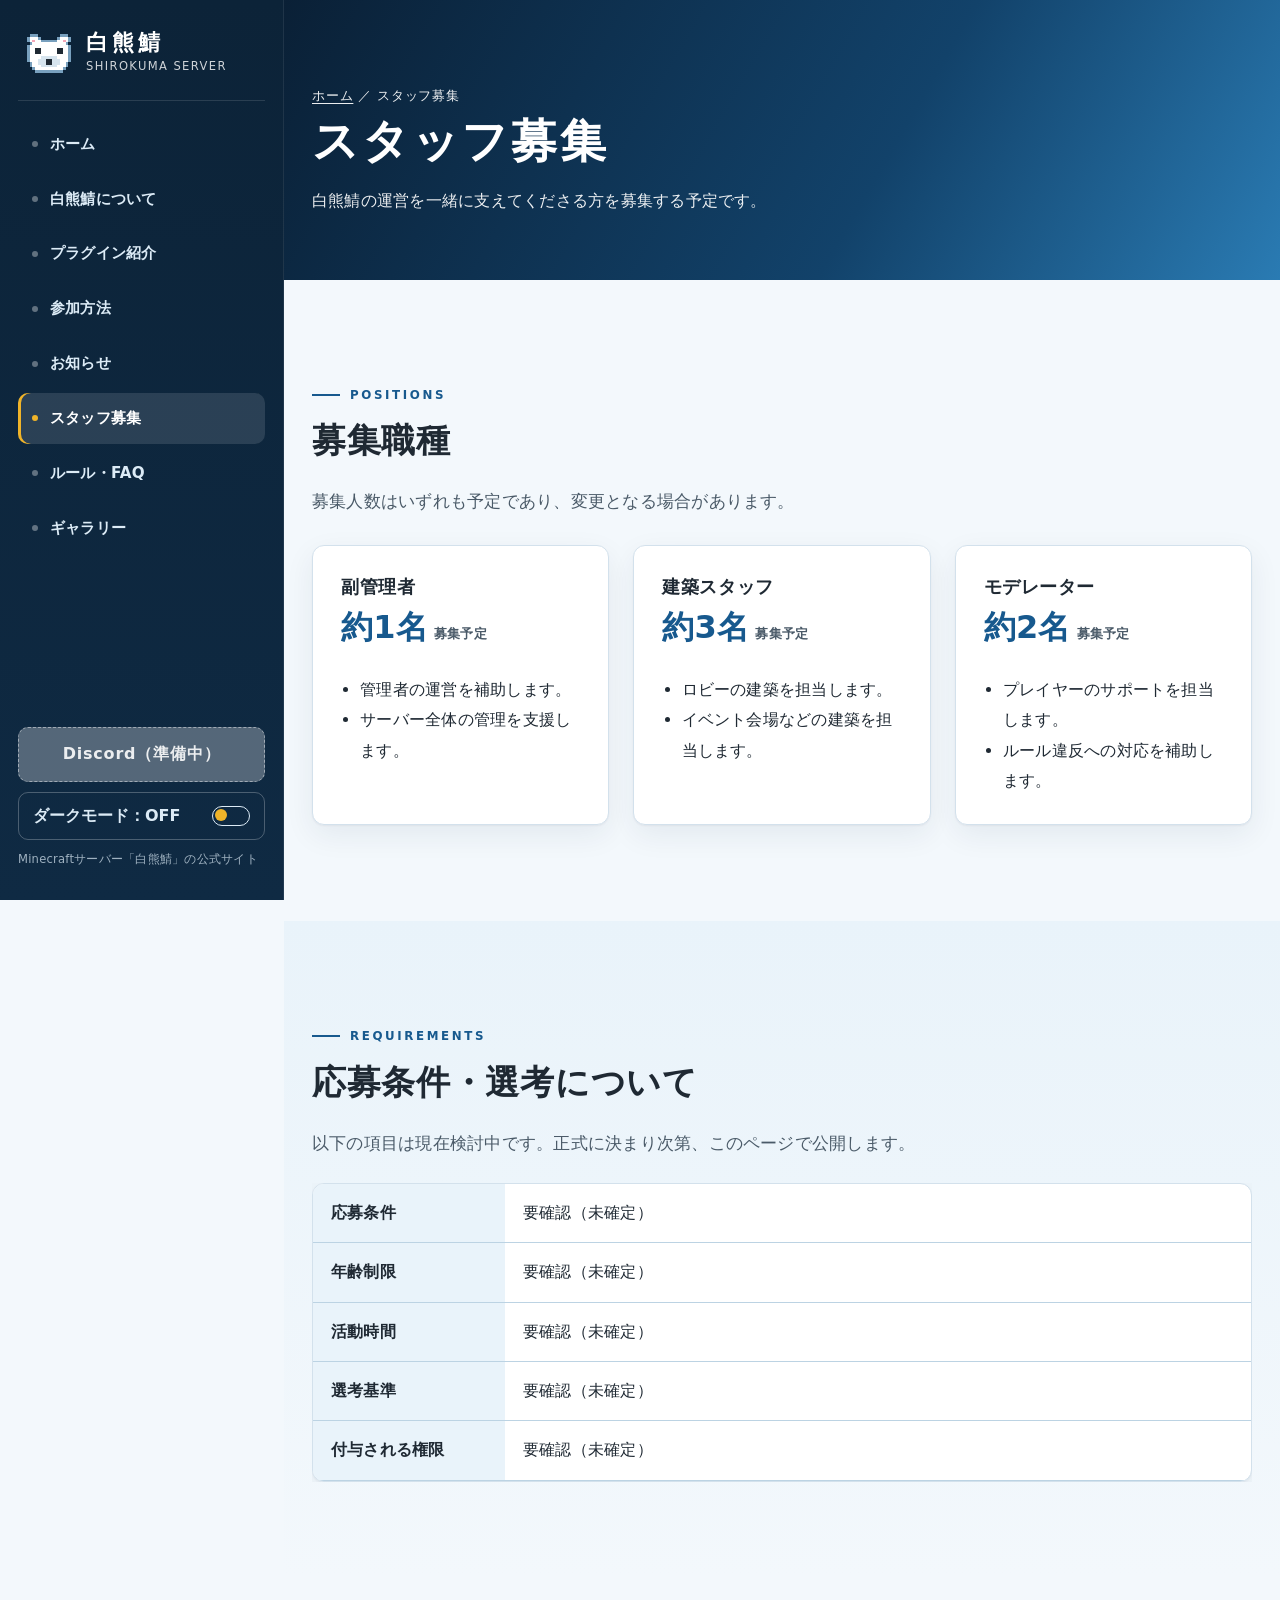
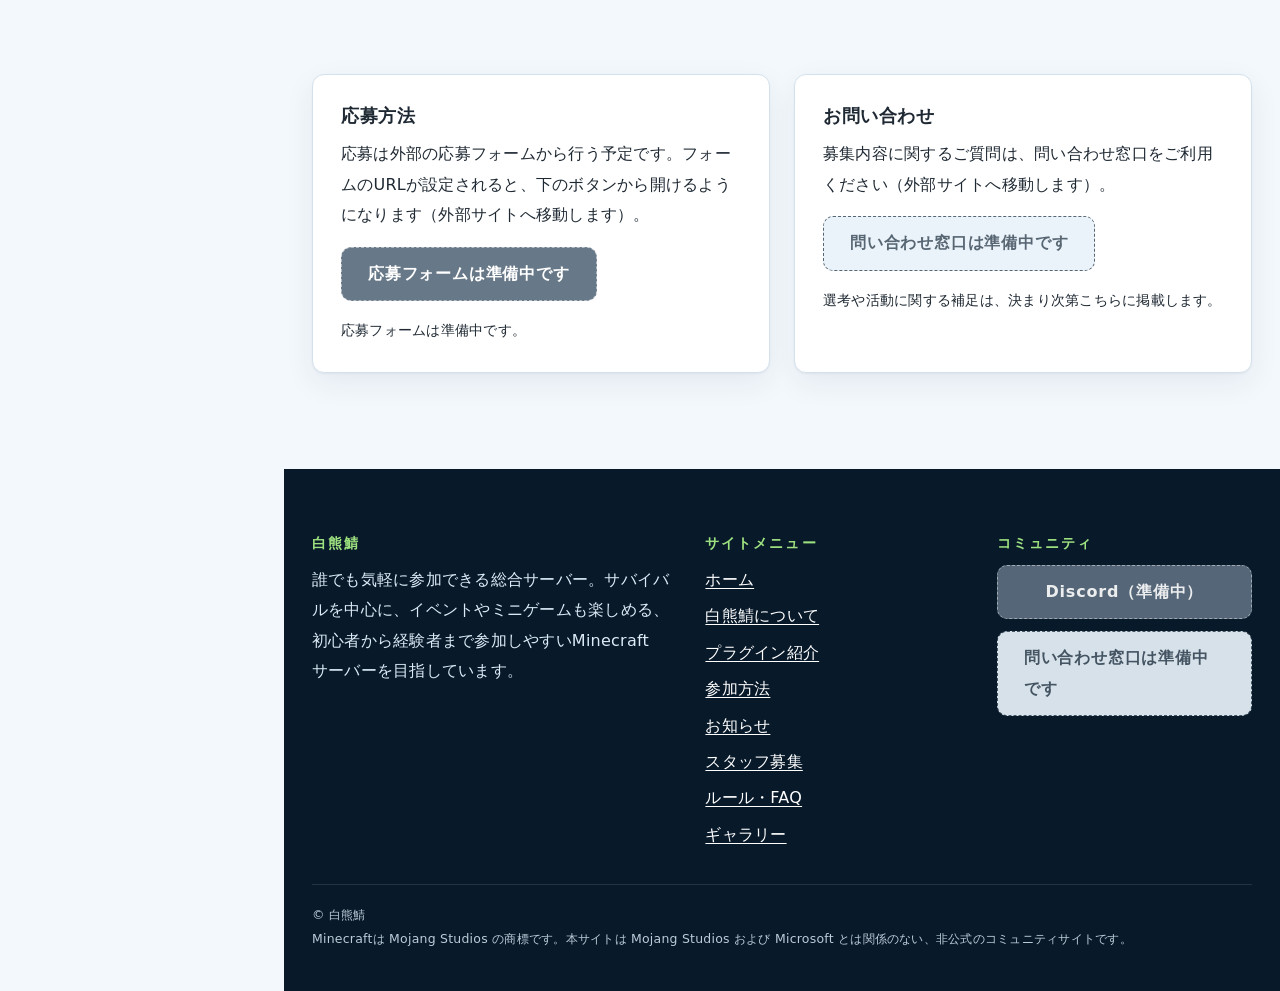
<file: recruitment.html>
<!DOCTYPE html>
<html lang="ja">
<head>
<meta charset="utf-8">
<meta name="viewport" content="width=device-width, initial-scale=1">
<title>スタッフ募集｜白熊鯖 公式サイト</title>
<meta name="description" content="白熊鯖のスタッフ募集（募集予定）。副管理者・建築スタッフ・モデレーターの仕事内容と応募方法。">
<meta property="og:type" content="website">
<meta property="og:site_name" content="白熊鯖 公式サイト">
<meta property="og:title" content="スタッフ募集｜白熊鯖 公式サイト">
<meta property="og:description" content="白熊鯖のスタッフ募集（募集予定）。副管理者・建築スタッフ・モデレーターの仕事内容と応募方法。">
<meta property="og:locale" content="ja_JP">
<meta name="theme-color" content="#0f2a43">
<link rel="icon" type="image/png" href="assets/images/favicon.png">
<script>(function(){var t=null;try{t=localStorage.getItem('shirokuma-theme')}catch(e){}if(t!=='dark'&&t!=='light'){t=(window.matchMedia&&matchMedia('(prefers-color-scheme: dark)').matches)?'dark':'light'}document.documentElement.setAttribute('data-theme',t)})();</script>
<link rel="stylesheet" href="assets/css/style.css">
</head>
<body>
<a class="skip" href="#main">本文へスキップ</a>
<div class="shell">
<header class="topbar">
  <a class="brand" href="index.html"><img src="assets/images/logo.png" alt="" width="288" height="224"><span><b>白熊鯖</b></span></a>
  <button type="button" class="menu-btn" id="menu-btn" aria-expanded="false" aria-controls="sidebar"><span class="bars" aria-hidden="true"></span>メニュー</button>
</header>
<div class="overlay" id="overlay" aria-hidden="true"></div>
<aside class="sidebar" id="sidebar" aria-label="サイトメニュー">
  <a class="brand" href="index.html"><img src="assets/images/logo.png" alt="白熊鯖のロゴ（ドット絵の白熊）" width="288" height="224"><span><b>白熊鯖</b><small>SHIROKUMA SERVER</small></span></a>
  <nav aria-label="メインメニュー"><ul class="nav">
<li><a href="index.html">ホーム</a></li>
<li><a href="about.html">白熊鯖について</a></li>
<li><a href="plugins.html">プラグイン紹介</a></li>
<li><a href="join.html">参加方法</a></li>
<li><a href="news.html">お知らせ</a></li>
<li><a href="recruitment.html" aria-current="page">スタッフ募集</a></li>
<li><a href="rules-faq.html">ルール・FAQ</a></li>
<li><a href="gallery.html">ギャラリー</a></li>
  </ul></nav>
  <div class="sb-foot">
    <a class="btn discord is-disabled" data-link="discord" data-text-on="Discordに参加" aria-disabled="true">Discord（準備中）</a>
    <button type="button" class="theme-btn" data-theme-toggle aria-pressed="false"><span class="tt-label">ダークモード：OFF</span><span class="sw" aria-hidden="true"></span></button>
    <p class="sb-note">Minecraftサーバー「白熊鯖」の公式サイト</p>
  </div>
</aside>
<div class="main">
<main id="main">
<section class="page-head"><div class="wrap">
<p class="crumb"><a href="index.html">ホーム</a> ／ スタッフ募集</p>
<h1>スタッフ募集</h1><p>白熊鯖の運営を一緒に支えてくださる方を募集する予定です。</p></div></section>
<section class="section"><div class="wrap">
  <p class="eyebrow">Positions</p><h2 class="section-title">募集職種</h2>
  <p class="lead" style="margin-bottom:28px">募集人数はいずれも予定であり、変更となる場合があります。</p>
  <div class="grid g3">
    <article class="card role reveal"><h3>副管理者</h3><p class="num">約1名<small>募集予定</small></p><ul class="feat-list"><li>管理者の運営を補助します。</li><li>サーバー全体の管理を支援します。</li></ul></article>
    <article class="card role reveal"><h3>建築スタッフ</h3><p class="num">約3名<small>募集予定</small></p><ul class="feat-list"><li>ロビーの建築を担当します。</li><li>イベント会場などの建築を担当します。</li></ul></article>
    <article class="card role reveal"><h3>モデレーター</h3><p class="num">約2名<small>募集予定</small></p><ul class="feat-list"><li>プレイヤーのサポートを担当します。</li><li>ルール違反への対応を補助します。</li></ul></article>
  </div>
</div></section>

<section class="section alt"><div class="wrap">
  <p class="eyebrow">Requirements</p><h2 class="section-title">応募条件・選考について</h2>
  <p class="lead" style="margin-bottom:24px">以下の項目は現在検討中です。正式に決まり次第、このページで公開します。</p>
  <div class="scroll-x"><table class="req">
    <tr><th scope="row">応募条件</th><td>要確認（未確定）</td></tr>
    <tr><th scope="row">年齢制限</th><td>要確認（未確定）</td></tr>
    <tr><th scope="row">活動時間</th><td>要確認（未確定）</td></tr>
    <tr><th scope="row">選考基準</th><td>要確認（未確定）</td></tr>
    <tr><th scope="row">付与される権限</th><td>要確認（未確定）</td></tr>
  </table></div>
</div></section>

<section class="section"><div class="wrap">
  <div class="grid g2">
    <div class="card reveal"><h3>応募方法</h3><p>応募は外部の応募フォームから行う予定です。フォームのURLが設定されると、下のボタンから開けるようになります（外部サイトへ移動します）。</p>
      <p><a class="btn gold is-disabled" data-link="recruit" data-text-on="応募フォームを開く（外部サイト）" aria-disabled="true">応募フォームは準備中です</a></p><p style="margin:0;font-size:.9rem" data-link-note="recruit">応募フォームは準備中です。</p></div>
    <div class="card reveal"><h3>お問い合わせ</h3><p>募集内容に関するご質問は、問い合わせ窓口をご利用ください（外部サイトへ移動します）。</p>
      <p><a class="btn ghost is-disabled" data-link="contact" data-text-on="問い合わせ・通報フォーム" aria-disabled="true">問い合わせ窓口は準備中です</a></p><p style="margin:0;font-size:.9rem">選考や活動に関する補足は、決まり次第こちらに掲載します。</p></div>
  </div>
</div></section>
</main>
<footer class="footer">
  <div class="wrap">
    <div class="cols">
      <div><h2>白熊鯖</h2><p>誰でも気軽に参加できる総合サーバー。サバイバルを中心に、イベントやミニゲームも楽しめる、初心者から経験者まで参加しやすいMinecraftサーバーを目指しています。</p></div>
      <nav aria-label="フッターメニュー"><h2>サイトメニュー</h2><ul>
<li><a href="index.html">ホーム</a></li>
<li><a href="about.html">白熊鯖について</a></li>
<li><a href="plugins.html">プラグイン紹介</a></li>
<li><a href="join.html">参加方法</a></li>
<li><a href="news.html">お知らせ</a></li>
<li><a href="recruitment.html">スタッフ募集</a></li>
<li><a href="rules-faq.html">ルール・FAQ</a></li>
<li><a href="gallery.html">ギャラリー</a></li>
      </ul></nav>
      <div><h2>コミュニティ</h2><div class="btn-row" style="display:grid;gap:12px"><a class="btn discord is-disabled" data-link="discord" data-text-on="Discordに参加" aria-disabled="true">Discord（準備中）</a><a class="btn ghost is-disabled" data-link="contact" data-text-on="問い合わせ・通報フォーム" aria-disabled="true">問い合わせ窓口は準備中です</a></div></div>
    </div>
    <p class="copy">© 白熊鯖<br>Minecraftは Mojang Studios の商標です。本サイトは Mojang Studios および Microsoft とは関係のない、非公式のコミュニティサイトです。</p>
  </div>
</footer>
</div>
</div>
<button type="button" class="top-btn" id="top-btn" aria-label="ページの先頭へ戻る">↑</button>
<script src="assets/js/links.js"></script>
<script src="assets/js/main.js"></script>
<script src="assets/js/pages.js"></script>
</body>
</html>
</file>
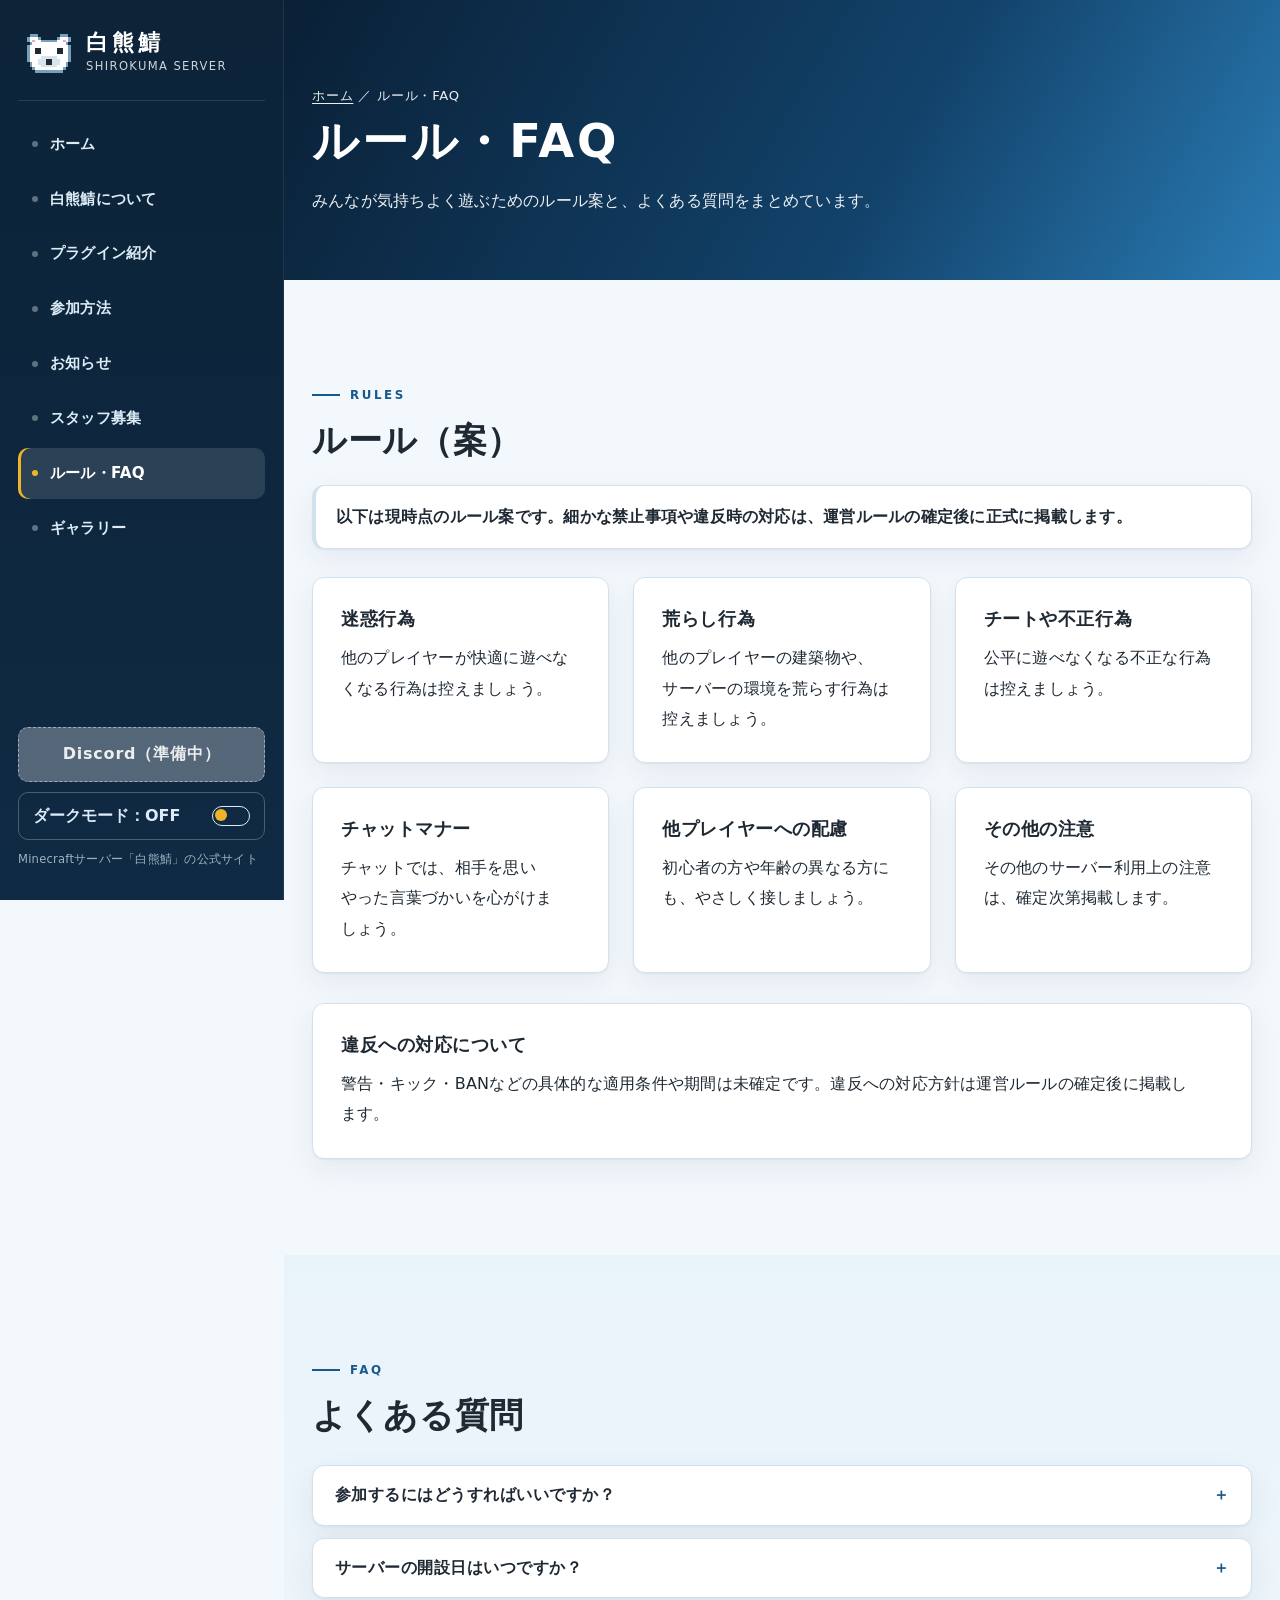
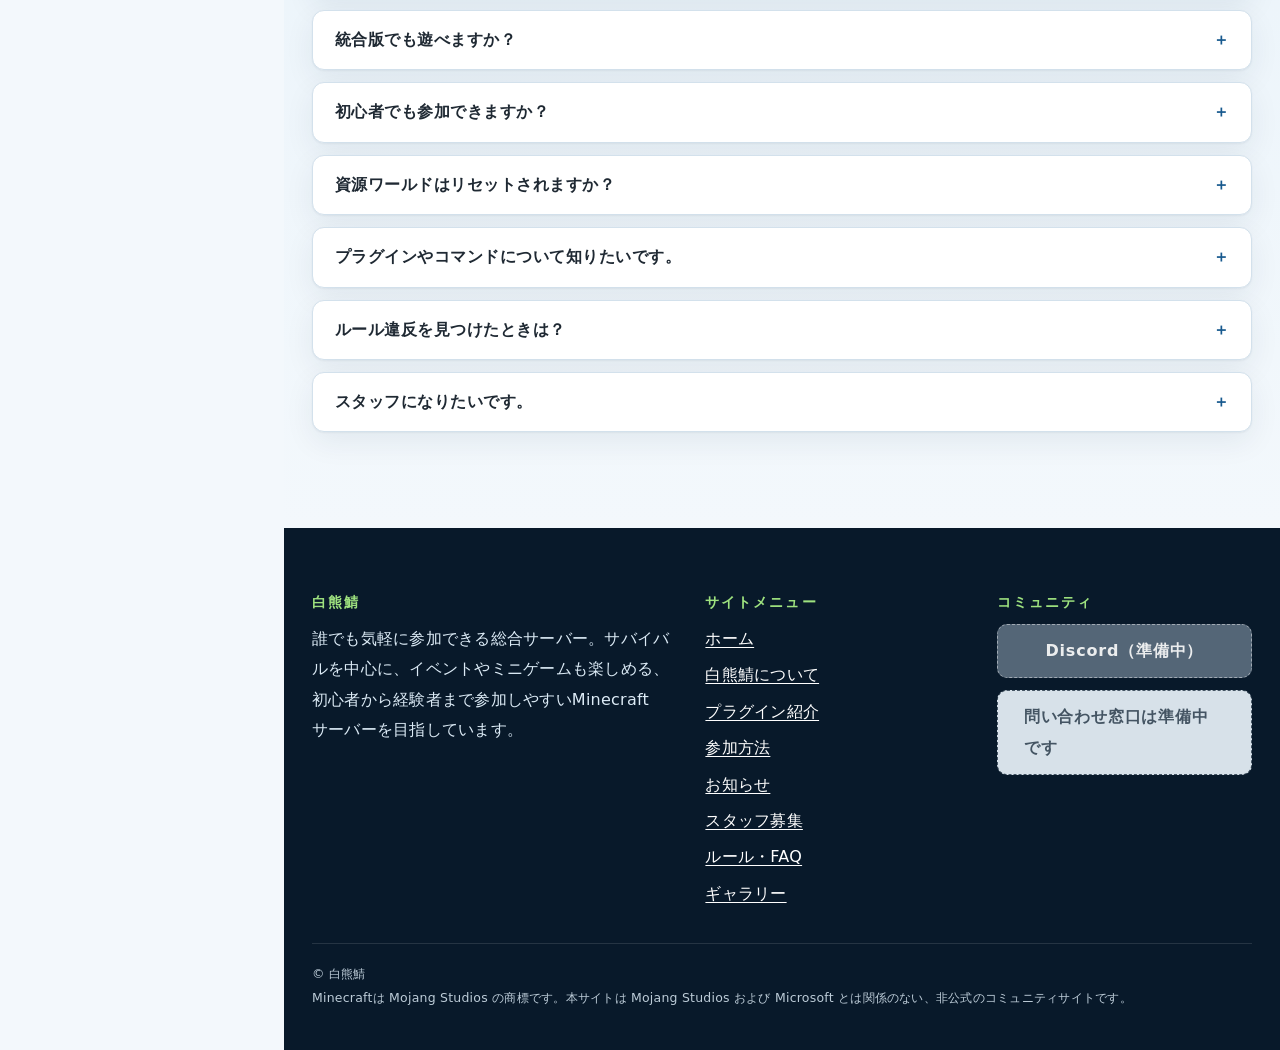
<file: rules-faq.html>
<!DOCTYPE html>
<html lang="ja">
<head>
<meta charset="utf-8">
<meta name="viewport" content="width=device-width, initial-scale=1">
<title>ルール・FAQ｜白熊鯖 公式サイト</title>
<meta name="description" content="白熊鯖のルール案とよくある質問。参加方法・統合版対応・資源ワールドなどの疑問をまとめています。">
<meta property="og:type" content="website">
<meta property="og:site_name" content="白熊鯖 公式サイト">
<meta property="og:title" content="ルール・FAQ｜白熊鯖 公式サイト">
<meta property="og:description" content="白熊鯖のルール案とよくある質問。参加方法・統合版対応・資源ワールドなどの疑問をまとめています。">
<meta property="og:locale" content="ja_JP">
<meta name="theme-color" content="#0f2a43">
<link rel="icon" type="image/png" href="assets/images/favicon.png">
<script>(function(){var t=null;try{t=localStorage.getItem('shirokuma-theme')}catch(e){}if(t!=='dark'&&t!=='light'){t=(window.matchMedia&&matchMedia('(prefers-color-scheme: dark)').matches)?'dark':'light'}document.documentElement.setAttribute('data-theme',t)})();</script>
<link rel="stylesheet" href="assets/css/style.css">
</head>
<body>
<a class="skip" href="#main">本文へスキップ</a>
<div class="shell">
<header class="topbar">
  <a class="brand" href="index.html"><img src="assets/images/logo.png" alt="" width="288" height="224"><span><b>白熊鯖</b></span></a>
  <button type="button" class="menu-btn" id="menu-btn" aria-expanded="false" aria-controls="sidebar"><span class="bars" aria-hidden="true"></span>メニュー</button>
</header>
<div class="overlay" id="overlay" aria-hidden="true"></div>
<aside class="sidebar" id="sidebar" aria-label="サイトメニュー">
  <a class="brand" href="index.html"><img src="assets/images/logo.png" alt="白熊鯖のロゴ（ドット絵の白熊）" width="288" height="224"><span><b>白熊鯖</b><small>SHIROKUMA SERVER</small></span></a>
  <nav aria-label="メインメニュー"><ul class="nav">
<li><a href="index.html">ホーム</a></li>
<li><a href="about.html">白熊鯖について</a></li>
<li><a href="plugins.html">プラグイン紹介</a></li>
<li><a href="join.html">参加方法</a></li>
<li><a href="news.html">お知らせ</a></li>
<li><a href="recruitment.html">スタッフ募集</a></li>
<li><a href="rules-faq.html" aria-current="page">ルール・FAQ</a></li>
<li><a href="gallery.html">ギャラリー</a></li>
  </ul></nav>
  <div class="sb-foot">
    <a class="btn discord is-disabled" data-link="discord" data-text-on="Discordに参加" aria-disabled="true">Discord（準備中）</a>
    <button type="button" class="theme-btn" data-theme-toggle aria-pressed="false"><span class="tt-label">ダークモード：OFF</span><span class="sw" aria-hidden="true"></span></button>
    <p class="sb-note">Minecraftサーバー「白熊鯖」の公式サイト</p>
  </div>
</aside>
<div class="main">
<main id="main">
<section class="page-head"><div class="wrap">
<p class="crumb"><a href="index.html">ホーム</a> ／ ルール・FAQ</p>
<h1>ルール・FAQ</h1><p>みんなが気持ちよく遊ぶためのルール案と、よくある質問をまとめています。</p></div></section>
<section class="section"><div class="wrap">
  <p class="eyebrow">Rules</p><h2 class="section-title">ルール（案）</h2>
  <div class="notice" style="margin:20px 0 28px">以下は現時点のルール案です。細かな禁止事項や違反時の対応は、運営ルールの確定後に正式に掲載します。</div>
  <div class="grid g3">
    <article class="card rule-card reveal"><h3>迷惑行為</h3><p style="margin:0">他のプレイヤーが快適に遊べなくなる行為は控えましょう。</p></article>
    <article class="card rule-card reveal"><h3>荒らし行為</h3><p style="margin:0">他のプレイヤーの建築物や、サーバーの環境を荒らす行為は控えましょう。</p></article>
    <article class="card rule-card reveal"><h3>チートや不正行為</h3><p style="margin:0">公平に遊べなくなる不正な行為は控えましょう。</p></article>
    <article class="card rule-card reveal"><h3>チャットマナー</h3><p style="margin:0">チャットでは、相手を思いやった言葉づかいを心がけましょう。</p></article>
    <article class="card rule-card reveal"><h3>他プレイヤーへの配慮</h3><p style="margin:0">初心者の方や年齢の異なる方にも、やさしく接しましょう。</p></article>
    <article class="card rule-card reveal"><h3>その他の注意</h3><p style="margin:0">その他のサーバー利用上の注意は、確定次第掲載します。</p></article>
  </div>
  <div class="card reveal" style="margin-top:30px"><h3>違反への対応について</h3><p style="margin:0">警告・キック・BANなどの具体的な適用条件や期間は未確定です。違反への対応方針は運営ルールの確定後に掲載します。</p></div>
</div></section>
<section class="section alt"><div class="wrap">
  <p class="eyebrow">FAQ</p><h2 class="section-title" style="margin-bottom:26px">よくある質問</h2>
  <div class="acc"><div class="acc-item"><h3><button type="button" class="acc-btn" id="q1" aria-expanded="false" aria-controls="a1">参加するにはどうすればいいですか？</button></h3><div class="acc-panel" id="a1" role="region" aria-labelledby="q1"><p style="margin:0">参加方法ページに、Java版・統合版それぞれの手順を掲載しています。現在は開設準備中のため、接続情報は準備中です。</p></div></div><div class="acc-item"><h3><button type="button" class="acc-btn" id="q2" aria-expanded="false" aria-controls="a2">サーバーの開設日はいつですか？</button></h3><div class="acc-panel" id="a2" role="region" aria-labelledby="q2"><p style="margin:0">開設日は未定です。確定次第、お知らせページとDiscordでご案内します。</p></div></div><div class="acc-item"><h3><button type="button" class="acc-btn" id="q3" aria-expanded="false" aria-controls="a3">統合版でも遊べますか？</button></h3><div class="acc-panel" id="a3" role="region" aria-labelledby="q3"><p style="margin:0">統合版への対応状況は確認中です。詳細は準備中です。</p></div></div><div class="acc-item"><h3><button type="button" class="acc-btn" id="q4" aria-expanded="false" aria-controls="a4">初心者でも参加できますか？</button></h3><div class="acc-panel" id="a4" role="region" aria-labelledby="q4"><p style="margin:0">はい。白熊鯖は初心者から経験者まで、誰でも気軽に参加できるサーバーを目指しています。</p></div></div><div class="acc-item"><h3><button type="button" class="acc-btn" id="q5" aria-expanded="false" aria-controls="a5">資源ワールドはリセットされますか？</button></h3><div class="acc-panel" id="a5" role="region" aria-labelledby="q5"><p style="margin:0">資源ワールドは定期リセットを予定しています。具体的な周期は準備中です。</p></div></div><div class="acc-item"><h3><button type="button" class="acc-btn" id="q6" aria-expanded="false" aria-controls="a6">プラグインやコマンドについて知りたいです。</button></h3><div class="acc-panel" id="a6" role="region" aria-labelledby="q6"><p style="margin:0">プラグイン紹介ページで、導入が確定したものから順に案内します。</p></div></div><div class="acc-item"><h3><button type="button" class="acc-btn" id="q7" aria-expanded="false" aria-controls="a7">ルール違反を見つけたときは？</button></h3><div class="acc-panel" id="a7" role="region" aria-labelledby="q7"><p style="margin:0">問い合わせ・通報窓口を用意する予定です。窓口は準備中です。</p></div></div><div class="acc-item"><h3><button type="button" class="acc-btn" id="q8" aria-expanded="false" aria-controls="a8">スタッフになりたいです。</button></h3><div class="acc-panel" id="a8" role="region" aria-labelledby="q8"><p style="margin:0">スタッフ募集ページをご覧ください。応募フォームは準備中です。</p></div></div></div>
</div></section>
</main>
<footer class="footer">
  <div class="wrap">
    <div class="cols">
      <div><h2>白熊鯖</h2><p>誰でも気軽に参加できる総合サーバー。サバイバルを中心に、イベントやミニゲームも楽しめる、初心者から経験者まで参加しやすいMinecraftサーバーを目指しています。</p></div>
      <nav aria-label="フッターメニュー"><h2>サイトメニュー</h2><ul>
<li><a href="index.html">ホーム</a></li>
<li><a href="about.html">白熊鯖について</a></li>
<li><a href="plugins.html">プラグイン紹介</a></li>
<li><a href="join.html">参加方法</a></li>
<li><a href="news.html">お知らせ</a></li>
<li><a href="recruitment.html">スタッフ募集</a></li>
<li><a href="rules-faq.html">ルール・FAQ</a></li>
<li><a href="gallery.html">ギャラリー</a></li>
      </ul></nav>
      <div><h2>コミュニティ</h2><div class="btn-row" style="display:grid;gap:12px"><a class="btn discord is-disabled" data-link="discord" data-text-on="Discordに参加" aria-disabled="true">Discord（準備中）</a><a class="btn ghost is-disabled" data-link="contact" data-text-on="問い合わせ・通報フォーム" aria-disabled="true">問い合わせ窓口は準備中です</a></div></div>
    </div>
    <p class="copy">© 白熊鯖<br>Minecraftは Mojang Studios の商標です。本サイトは Mojang Studios および Microsoft とは関係のない、非公式のコミュニティサイトです。</p>
  </div>
</footer>
</div>
</div>
<button type="button" class="top-btn" id="top-btn" aria-label="ページの先頭へ戻る">↑</button>
<script src="assets/js/links.js"></script>
<script src="assets/js/main.js"></script>
<script src="assets/js/pages.js"></script>
</body>
</html>
</file>
<file: assets/css/style.css>
/* ==========================================================
   白熊鯖 公式サイト — style.css
   色の変更は :root（ライト）と [data-theme="dark"]（ダーク）の変数で行えます。
   ========================================================== */
:root{
  --bg:#f3f8fc; --surface:#ffffff; --surface2:#e9f3fa; --text:#1f2933; --muted:#4a5a68;
  --link:#17598e; --ice:#1d6aa6; --ice-d:#154f7e; --ice-l:#d6eaf8;
  --grass:#4a9a2f; --grass-d:#2f6f1b; --wood:#8a5a2b; --gold:#f0b429; --gold-d:#8a5d00;
  --line:#bcd3e3; --ink:#12263a; --sb:#0f2a43; --sb2:#173a5a; --sb-text:#dcebf6;
  --hero-text:#0f2a43; --hero-sky1:#7fcaf3; --hero-sky2:#dff2fc; --hero-sky3:#f3f8fc;
  --mtn:#c3dbec; --mtn2:#aac9df; --focus:#e08a00;
  --radius:6px; --sb-w:284px; --maxw:1120px;
  --shadow:4px 4px 0 rgba(15,42,67,.16); --shadow-h:7px 7px 0 rgba(15,42,67,.2);
  --font:"Hiragino Sans","Hiragino Kaku Gothic ProN","BIZ UDPGothic","Yu Gothic UI","Yu Gothic","Meiryo",system-ui,-apple-system,"Segoe UI",sans-serif;
}
[data-theme="dark"]{
  --bg:#0b1824; --surface:#122638; --surface2:#17314a; --text:#e7f0f7; --muted:#a8bccb;
  --link:#7cc4f5; --ice:#2b86c5; --ice-d:#6cbcf0; --ice-l:#1b3d5a; --line:#274862; --ink:#050d15;
  --sb:#08141f; --sb2:#10283c; --hero-text:#f1f8fd; --hero-sky1:#0a1d30; --hero-sky2:#173b5c; --hero-sky3:#0b1824;
  --mtn:#21486b; --mtn2:#193a58; --gold-d:#f0b429; --grass-d:#7fd05f;
  --shadow:4px 4px 0 rgba(0,0,0,.45); --shadow-h:7px 7px 0 rgba(0,0,0,.5);
}
*,*::before,*::after{box-sizing:border-box}
html{scroll-behavior:smooth;-webkit-text-size-adjust:100%}
body{margin:0;font-family:var(--font);background:var(--bg);color:var(--text);line-height:1.85;font-size:16px;overflow-wrap:anywhere;animation:pagein .45s ease both}
@keyframes pagein{from{opacity:0}to{opacity:1}}
img{max-width:100%;height:auto;display:block}
a{color:var(--link);text-underline-offset:3px}
a:hover{text-decoration-thickness:2px}
h1,h2,h3,h4{line-height:1.4;margin:0 0 .6em;letter-spacing:.03em}
p{margin:0 0 1em}
:focus-visible{outline:3px solid var(--focus);outline-offset:3px;border-radius:3px}
.sr-only{position:absolute;width:1px;height:1px;overflow:hidden;clip:rect(0 0 0 0);white-space:nowrap}
.skip{position:fixed;left:12px;top:-60px;z-index:200;background:var(--gold);color:#1f2933;padding:10px 16px;border-radius:var(--radius);font-weight:700;transition:top .2s}
.skip:focus{top:12px}

/* ---------- layout ---------- */
.shell{display:grid;grid-template-columns:var(--sb-w) minmax(0,1fr);min-height:100vh}
.main{min-width:0;display:flex;flex-direction:column}
.wrap{width:100%;max-width:var(--maxw);margin:0 auto;padding:0 28px}
.section{padding:72px 0}
.section.alt{background:var(--surface2)}
.eyebrow{display:inline-flex;align-items:center;gap:10px;font-size:.78rem;font-weight:800;letter-spacing:.18em;color:var(--grass-d);text-transform:uppercase;margin-bottom:10px}
.eyebrow::before{content:"";width:14px;height:14px;background:linear-gradient(var(--grass) 0 40%,var(--wood) 40%);box-shadow:2px 2px 0 rgba(0,0,0,.25)}
.section-title{font-size:clamp(1.6rem,3.2vw,2.15rem);font-weight:800}
.lead{font-size:1.06rem;color:var(--muted);max-width:44em}
.grid{display:grid;gap:24px}
.g2{grid-template-columns:repeat(2,minmax(0,1fr))}
.g3{grid-template-columns:repeat(3,minmax(0,1fr))}
.g4{grid-template-columns:repeat(4,minmax(0,1fr))}

/* ---------- sidebar ---------- */
.sidebar{position:sticky;top:0;height:100vh;overflow-y:auto;background:var(--sb);color:var(--sb-text);display:flex;flex-direction:column;padding:26px 18px 20px;border-right:4px solid var(--ink);z-index:120;
  background-image:linear-gradient(180deg,rgba(255,255,255,.05),transparent 30%)}
.brand{display:flex;align-items:center;gap:12px;text-decoration:none;color:#fff;padding:4px 6px 22px;border-bottom:2px dashed rgba(255,255,255,.18);margin-bottom:18px}
.brand img{width:58px;height:auto;image-rendering:pixelated;flex:none}
.brand b{display:block;font-size:1.55rem;letter-spacing:.14em;line-height:1.15}
.brand small{display:block;font-size:.72rem;letter-spacing:.12em;opacity:.8}
.nav{list-style:none;margin:0;padding:0;display:grid;gap:4px}
.nav a{display:flex;align-items:center;gap:12px;padding:11px 14px;color:var(--sb-text);text-decoration:none;font-weight:600;border-radius:var(--radius);border:2px solid transparent;min-height:44px;transition:background .15s,transform .15s}
.nav a::before{content:"";width:10px;height:10px;background:rgba(255,255,255,.28);flex:none;transition:background .15s}
.nav a:hover{background:var(--sb2);transform:translateX(3px)}
.nav a:hover::before{background:var(--gold)}
.nav a[aria-current="page"]{background:var(--sb2);border-color:var(--gold);color:#fff}
.nav a[aria-current="page"]::before{background:var(--grass)}
.nav a[aria-current="page"]::after{content:"現在のページ";position:absolute;width:1px;height:1px;overflow:hidden;clip:rect(0 0 0 0)}
.sb-foot{margin-top:auto;padding-top:20px;display:grid;gap:10px}
.sb-note{font-size:.72rem;opacity:.7;line-height:1.6}
.topbar{display:none}
.overlay{display:none}

/* ---------- buttons ---------- */
.btn{display:inline-flex;align-items:center;justify-content:center;gap:8px;min-height:46px;padding:10px 22px;border:2px solid var(--ink);border-radius:var(--radius);background:var(--ice);color:#fff;font:inherit;font-weight:800;text-decoration:none;cursor:pointer;box-shadow:var(--shadow);transition:transform .15s,box-shadow .15s,background .15s;letter-spacing:.04em}
.btn:hover{transform:translate(-2px,-2px);box-shadow:var(--shadow-h);background:var(--ice-d);color:#fff}
.btn:active{transform:translate(2px,2px);box-shadow:0 0 0 var(--ink)}
.btn.grass{background:var(--grass-d)} .btn.grass:hover{background:#245a14}
.btn.gold{background:var(--gold);color:#1f2933} .btn.gold:hover{background:#ffc94a;color:#1f2933}
.btn.ghost{background:var(--surface);color:var(--text)} .btn.ghost:hover{background:var(--ice-l);color:var(--text)}
.btn.small{min-height:38px;padding:6px 14px;font-size:.88rem}
.btn.discord{background:#4752c4}.btn.discord:hover{background:#3a44a6}
.btn.is-disabled,.btn[aria-disabled="true"],.btn:disabled{background:#8b99a6;color:#fff;border-style:dashed;cursor:not-allowed;box-shadow:none;transform:none;opacity:.92}
[data-theme="dark"] .btn.is-disabled,[data-theme="dark"] .btn:disabled{background:#3a4c5c;color:#c9d6e0}
.btn-row{display:flex;flex-wrap:wrap;gap:14px}

/* ---------- cards / badges ---------- */
.card{background:var(--surface);border:2px solid var(--ink);border-radius:var(--radius);padding:24px;box-shadow:var(--shadow);transition:transform .18s,box-shadow .18s;position:relative}
a.card,.card.hover:hover{transform:translate(-2px,-2px);box-shadow:var(--shadow-h)}
.card h3{font-size:1.15rem}
.card .tag{position:absolute;top:-2px;right:-2px}
.badge{display:inline-block;font-size:.74rem;font-weight:800;padding:2px 10px;border:2px solid var(--ink);border-radius:3px;background:var(--ice-l);color:var(--text);letter-spacing:.06em;line-height:1.7}
.badge.soon{background:var(--gold);color:#1f2933}
.badge.green{background:var(--grass-d);color:#fff}
.badge.gray{background:var(--surface2)}
.icon-block{width:44px;height:44px;border:2px solid var(--ink);margin-bottom:14px;box-shadow:3px 3px 0 rgba(0,0,0,.2)}
.ib-grass{background:linear-gradient(var(--grass) 0 34%,#7a5230 34%)}
.ib-stone{background:repeating-linear-gradient(45deg,#9aa5ad 0 8px,#87939c 8px 16px)}
.ib-snow{background:linear-gradient(#fff,#cfe6f5)}
.ib-gold{background:linear-gradient(135deg,#ffd75e,#e29d00)}
.ib-wood{background:repeating-linear-gradient(90deg,#9c6a35 0 10px,#8a5a2b 10px 20px)}
.ib-ice{background:linear-gradient(135deg,#bfe5fb,#58a6dc)}

/* ---------- hero ---------- */
.hero{position:relative;overflow:hidden;min-height:620px;color:var(--hero-text);background:linear-gradient(180deg,var(--hero-sky1) 0%,var(--hero-sky2) 60%,var(--hero-sky3) 100%);display:flex;align-items:center;border-bottom:4px solid var(--ink)}
.hero .wrap{position:relative;z-index:5;display:grid;grid-template-columns:minmax(0,1.25fr) minmax(0,.75fr);gap:36px;align-items:center;padding-top:60px;padding-bottom:150px}
.hero h1{font-size:clamp(1.9rem,4.4vw,3.3rem);text-wrap:balance;font-weight:900;letter-spacing:.06em;margin-bottom:.35em;text-shadow:3px 3px 0 rgba(255,255,255,.55)}
[data-theme="dark"] .hero h1{text-shadow:3px 3px 0 rgba(0,0,0,.45)}
.hero .sub{font-size:1.1rem;font-weight:600;max-width:30em;margin-bottom:26px}
.hero-chip{display:inline-flex;align-items:center;gap:8px;background:var(--surface);color:var(--text);border:2px solid var(--ink);padding:5px 14px;border-radius:99px;font-weight:800;font-size:.86rem;margin-bottom:20px;box-shadow:3px 3px 0 rgba(0,0,0,.2)}
.dot{width:10px;height:10px;background:var(--gold);border:2px solid var(--ink);display:inline-block}
.hero-art{justify-self:center;position:relative}
.hero-art .bear{width:min(300px,64vw);image-rendering:pixelated;filter:drop-shadow(8px 8px 0 rgba(15,42,67,.22));animation:bob 4s ease-in-out infinite}
@keyframes bob{50%{transform:translateY(-10px)}}
.scene{position:absolute;inset:0;z-index:1;pointer-events:none}
.sun{position:absolute;top:50px;right:12%;width:70px;height:70px;background:#ffe27a;border:4px solid #f0b429;box-shadow:0 0 0 10px rgba(255,226,122,.35)}
[data-theme="dark"] .sun{background:#e8eef5;border-color:#b9c6d3;box-shadow:0 0 0 10px rgba(232,238,245,.12)}
.cloud{position:absolute;height:26px;background:#fff;box-shadow:26px -14px 0 #fff,52px 0 0 #fff,-4px 8px 0 -2px #fff;opacity:.9;animation:drift 60s linear infinite}
[data-theme="dark"] .cloud{background:#35566f;box-shadow:26px -14px 0 #35566f,52px 0 0 #35566f;opacity:.7}
.c1{top:90px;left:8%;width:70px}.c2{top:160px;left:48%;width:56px;animation-duration:80s}.c3{top:60px;left:72%;width:60px;animation-duration:100s}
@keyframes drift{from{transform:translateX(-30px)}50%{transform:translateX(40px)}to{transform:translateX(-30px)}}
.mtn{position:absolute;bottom:90px;background:var(--mtn);clip-path:polygon(0 100%,45% 0,100% 100%)}
.mtn::after{content:"";position:absolute;top:0;left:0;width:100%;height:38%;background:#fff;clip-path:polygon(45% 0,66% 100%,58% 68%,50% 100%,42% 70%,28% 100%)}
.m1{left:-6%;width:52%;height:340px}.m2{left:30%;width:46%;height:260px;background:var(--mtn2)}.m3{right:-8%;width:50%;height:310px}
.ground{position:absolute;left:0;right:0;bottom:0;height:92px;background:linear-gradient(#5cb338 0 18px,#3d8a22 18px 26px,transparent 26px),repeating-linear-gradient(90deg,#8a5a2b 0 32px,#7b4f25 32px 64px);border-top:4px solid var(--ink)}
.tree{position:absolute;bottom:88px;width:46px;height:56px;background:#2f7a2a;border:3px solid #1c4d18;box-shadow:inset -6px -6px 0 rgba(0,0,0,.14)}
.tree::after{content:"";position:absolute;left:14px;top:53px;width:12px;height:36px;background:var(--wood);border:2px solid #4b3015}
.t1{left:6%}.t2{left:12%;transform:scale(.8);transform-origin:bottom}.t3{left:60%}.t4{left:67%;transform:scale(1.15);transform-origin:bottom}.t5{left:92%;transform:scale(.85);transform-origin:bottom}
.demo-note{position:absolute;right:14px;bottom:100px;z-index:6;font-size:.7rem;background:rgba(15,42,67,.78);color:#fff;padding:3px 10px;border-radius:3px}

/* ---------- page head ---------- */
.page-head{position:relative;padding:68px 0 54px;background:linear-gradient(180deg,var(--hero-sky1),var(--hero-sky2));color:var(--hero-text);border-bottom:4px solid var(--ink);overflow:hidden}
.page-head::after{content:"";position:absolute;left:0;right:0;bottom:0;height:14px;background:linear-gradient(var(--grass) 0 60%,#7a5230 60%)}
.page-head h1{font-size:clamp(1.9rem,4.2vw,2.9rem);font-weight:900;margin-bottom:.25em;letter-spacing:.06em}
.page-head p{max-width:42em;margin:0;font-weight:600}
.crumb{font-size:.82rem;font-weight:700;margin-bottom:10px;opacity:.85}
.crumb a{color:inherit}

/* ---------- survival feature ---------- */
.feature{display:grid;grid-template-columns:minmax(0,1.1fr) minmax(0,.9fr);gap:40px;align-items:center}
.feature .points{list-style:none;padding:0;margin:20px 0 28px;display:grid;gap:12px}
.feature .points li{display:flex;gap:12px;align-items:flex-start;font-weight:600}
.feature .points li::before{content:"";flex:none;width:14px;height:14px;margin-top:.55em;background:linear-gradient(var(--grass) 0 40%,var(--wood) 40%);border:2px solid var(--ink)}
.placeholder{aspect-ratio:16/10;display:grid;place-items:center;text-align:center;padding:20px;background:repeating-linear-gradient(45deg,var(--surface2) 0 16px,var(--surface) 16px 32px);border:2px dashed var(--muted);border-radius:var(--radius);color:var(--muted);font-weight:700}
.placeholder small{display:block;font-weight:500;margin-top:4px}
.ph-shot{box-shadow:var(--shadow);border-style:solid;border-color:var(--ink)}

/* ---------- status strip ---------- */
.status{display:grid;grid-template-columns:repeat(4,minmax(0,1fr));gap:0;border:2px solid var(--ink);border-radius:var(--radius);background:var(--surface);box-shadow:var(--shadow);margin-top:-52px;position:relative;z-index:10}
.status>div{padding:18px 22px;border-right:2px solid var(--line)}
.status>div:last-child{border-right:0}
.status dt{font-size:.76rem;font-weight:800;color:var(--muted);letter-spacing:.1em}
.status dd{margin:4px 0 0;font-weight:800;font-size:1.05rem}

/* ---------- news / lists ---------- */
.news-item{display:grid;grid-template-columns:auto 1fr;gap:6px 18px;padding:20px 22px}
.news-item time{font-weight:800;color:var(--muted);font-variant-numeric:tabular-nums}
.news-item h3{grid-column:1/-1;margin:2px 0 4px;font-size:1.12rem}
.news-item p{grid-column:1/-1;margin:0;white-space:pre-line}
.list{display:grid;gap:18px;list-style:none;margin:0;padding:0}
.empty{padding:36px 24px;text-align:center;border:2px dashed var(--muted);border-radius:var(--radius);color:var(--muted);font-weight:700;background:var(--surface)}
.toolbar{display:flex;flex-wrap:wrap;gap:14px;align-items:flex-end;margin-bottom:22px;padding:18px;background:var(--surface);border:2px solid var(--ink);border-radius:var(--radius);box-shadow:var(--shadow)}
.field{display:grid;gap:4px;flex:1 1 200px}
.field label{font-size:.82rem;font-weight:800}
.field input,.field select{font:inherit;padding:9px 12px;min-height:44px;border:2px solid var(--ink);border-radius:var(--radius);background:var(--bg);color:var(--text)}
.count{margin:0 0 16px;font-weight:700;color:var(--muted)}
.chips{display:flex;flex-wrap:wrap;gap:10px;margin-bottom:22px}
.chip{font:inherit;font-weight:800;padding:8px 18px;min-height:42px;border:2px solid var(--ink);border-radius:99px;background:var(--surface);color:var(--text);cursor:pointer;transition:background .15s}
.chip:hover{background:var(--ice-l)}
.chip[aria-pressed="true"]{background:var(--ice);color:#fff}
.chip[aria-pressed="true"]::before{content:"✓ "}

/* ---------- gallery ---------- */
.shot{padding:0;overflow:hidden}
.shot .img{aspect-ratio:16/10;background:var(--surface2);overflow:hidden}
.shot .img img{width:100%;height:100%;object-fit:cover}
.shot .body{padding:18px 20px 22px}
.shot h3{font-size:1.05rem;margin-bottom:.3em}
.shot p{margin:.5em 0 0;color:var(--muted);font-size:.94rem}

/* ---------- plugins ---------- */
.pl-head{display:flex;flex-wrap:wrap;gap:8px;align-items:center;margin-bottom:10px}
.pl-head h3{margin:0 8px 0 0}
.cmds{width:100%;border-collapse:collapse;margin-top:12px;font-size:.92rem}
.cmds th,.cmds td{text-align:left;padding:8px 10px;border-bottom:1px solid var(--line);vertical-align:top}
.cmds th{font-size:.78rem;color:var(--muted);letter-spacing:.08em}
code,.code{font-family:ui-monospace,SFMono-Regular,Consolas,monospace;background:var(--surface2);border:1px solid var(--line);padding:1px 7px;border-radius:3px;font-size:.9em;overflow-wrap:anywhere}
.feat-list{margin:10px 0 0;padding-left:1.2em}
.scroll-x{overflow-x:auto}

/* ---------- steps (join) ---------- */
.steps{counter-reset:s;list-style:none;margin:0;padding:0;display:grid;gap:18px}
.steps>li{counter-increment:s;display:grid;grid-template-columns:48px minmax(0,1fr);gap:18px;padding:20px;background:var(--surface);border:2px solid var(--ink);border-radius:var(--radius);box-shadow:var(--shadow)}
.steps>li::before{content:counter(s);display:grid;place-items:center;width:48px;height:48px;background:var(--grass-d);color:#fff;font-weight:900;font-size:1.25rem;border:2px solid var(--ink)}
.steps h4{margin:0 0 .3em;font-size:1.05rem}
.steps p{margin:0 0 .6em}
.steps .placeholder{aspect-ratio:16/7;margin-top:10px;font-size:.88rem}
.tabs{display:flex;gap:10px;margin-bottom:22px;flex-wrap:wrap}
.conn{width:100%;border-collapse:collapse}
.conn th,.conn td{padding:14px 16px;border-bottom:2px solid var(--line);text-align:left;vertical-align:middle}
.conn th{width:11em;font-weight:800;white-space:nowrap}
.conn .val{font-weight:800;font-size:1.05rem}
.conn .val.unset{color:var(--muted);font-weight:700}
.notice{padding:16px 20px;border-left:8px solid var(--gold);background:var(--surface);border-radius:var(--radius);border-top:2px solid var(--ink);border-right:2px solid var(--ink);border-bottom:2px solid var(--ink);margin:0 0 24px;font-weight:600}
.notice.info{border-left-color:var(--ice)}

/* ---------- accordion ---------- */
.acc{display:grid;gap:12px}
.acc-item{background:var(--surface);border:2px solid var(--ink);border-radius:var(--radius);box-shadow:var(--shadow)}
.acc-item h3{margin:0;font-size:1rem}
.acc-btn{all:unset;box-sizing:border-box;display:flex;width:100%;gap:14px;justify-content:space-between;align-items:center;padding:16px 20px;font-weight:800;cursor:pointer;min-height:52px}
.acc-btn:focus-visible{outline:3px solid var(--focus);outline-offset:-3px}
.acc-btn::after{content:"＋";flex:none;font-weight:900;color:var(--grass-d)}
.acc-btn[aria-expanded="true"]::after{content:"－"}
.acc-btn:hover{background:var(--ice-l)}
.acc-panel{padding:4px 20px 18px;color:var(--text)}
.acc-panel[hidden]{display:none}
.rule-card h3{display:flex;align-items:center;gap:10px}

/* ---------- roles ---------- */
.role .num{font-size:2rem;font-weight:900;color:var(--grass-d);line-height:1}
.role .num small{font-size:.8rem;color:var(--muted);font-weight:700;margin-left:6px}
.req{width:100%;border-collapse:collapse;background:var(--surface);border:2px solid var(--ink)}
.req th,.req td{padding:14px 18px;border-bottom:2px solid var(--line);text-align:left}
.req th{width:12em;background:var(--surface2)}

/* ---------- cta / footer ---------- */
.cta{background:linear-gradient(135deg,var(--sb),var(--sb2));color:#fff;border-top:4px solid var(--ink);border-bottom:4px solid var(--ink);position:relative;overflow:hidden}
.cta .section-title{color:#fff}.cta .lead{color:#cfe0ee}.cta .eyebrow{color:#9ee27f}
.cta .btn.ghost{background:#fff;color:#1f2933}
.footer{background:var(--sb);color:var(--sb-text);padding:52px 0 26px;margin-top:auto}
.footer a{color:#fff}
.footer .cols{display:grid;grid-template-columns:1.4fr 1fr 1fr;gap:36px}
.footer h2{font-size:.9rem;letter-spacing:.14em;margin-bottom:.8em;color:#9ee27f}
.footer ul{list-style:none;margin:0;padding:0;display:grid;gap:6px}
.footer .copy{margin-top:34px;padding-top:18px;border-top:2px dashed rgba(255,255,255,.18);font-size:.78rem;opacity:.85}
.top-btn{position:fixed;right:20px;bottom:20px;z-index:90;width:52px;height:52px;border:2px solid var(--ink);border-radius:var(--radius);background:var(--gold);color:#1f2933;font-size:1.3rem;font-weight:900;cursor:pointer;box-shadow:var(--shadow);opacity:0;visibility:hidden;transform:translateY(12px);transition:opacity .2s,transform .2s,visibility .2s}
.top-btn.show{opacity:1;visibility:visible;transform:none}
.top-btn:hover{background:#ffc94a}
.toast{position:fixed;left:50%;bottom:26px;transform:translate(-50%,30px);background:var(--ink);color:#fff;padding:10px 20px;border-radius:var(--radius);font-weight:700;opacity:0;pointer-events:none;transition:.25s;z-index:300;border:2px solid var(--gold)}
.toast.show{opacity:1;transform:translate(-50%,0)}
.theme-btn{display:flex;align-items:center;justify-content:space-between;gap:10px;width:100%;min-height:44px;padding:8px 14px;border:2px solid rgba(255,255,255,.3);border-radius:var(--radius);background:transparent;color:inherit;font:inherit;font-weight:700;cursor:pointer}
.theme-btn:hover{background:var(--sb2)}
.theme-btn .sw{width:38px;height:20px;border:2px solid currentColor;position:relative;flex:none}
.theme-btn .sw::after{content:"";position:absolute;top:2px;left:2px;width:12px;height:12px;background:var(--gold);transition:left .2s}
.theme-btn[aria-pressed="true"] .sw::after{left:20px}

/* ---------- reveal ---------- */
html.js .reveal{opacity:0;transform:translateY(18px);transition:opacity .6s ease,transform .6s ease}
html.js .reveal.in{opacity:1;transform:none}

/* ---------- responsive ---------- */
@media (max-width:1100px){.g4{grid-template-columns:repeat(2,minmax(0,1fr))}.status{grid-template-columns:repeat(2,minmax(0,1fr))}.status>div:nth-child(2){border-right:0}.status>div:nth-child(-n+2){border-bottom:2px solid var(--line)}}
@media (max-width:960px){
  .shell{display:block}
  .topbar{display:flex;position:sticky;top:0;z-index:110;align-items:center;justify-content:space-between;gap:10px;padding:8px 14px;background:var(--sb);color:#fff;border-bottom:4px solid var(--ink)}
  .topbar .brand{padding:0;margin:0;border:0}.topbar .brand img{width:38px}.topbar .brand b{font-size:1.15rem}.topbar .brand small{display:none}
  .menu-btn{min-width:48px;min-height:48px;border:2px solid rgba(255,255,255,.4);background:transparent;color:#fff;border-radius:var(--radius);font:inherit;font-weight:800;cursor:pointer;display:flex;align-items:center;gap:8px;padding:0 12px}
  .menu-btn .bars{width:18px;height:14px;background:linear-gradient(#fff 0 2px,transparent 2px 6px,#fff 6px 8px,transparent 8px 12px,#fff 12px 14px)}
  .sidebar{position:fixed;left:0;top:0;bottom:0;width:min(84vw,320px);height:auto;transform:translateX(-102%);visibility:hidden;transition:transform .28s ease,visibility 0s .28s;z-index:150}
  body.menu-open .sidebar{transform:none;visibility:visible;transition:transform .28s ease}
  .overlay{display:block;position:fixed;inset:0;background:rgba(5,13,21,.6);z-index:140;opacity:0;visibility:hidden;transition:opacity .25s,visibility .25s}
  body.menu-open .overlay{opacity:1;visibility:visible}
  body.menu-open{overflow:hidden}
  .hero .wrap{grid-template-columns:1fr;padding-top:44px}
  .hero-art{order:-1}.hero-art .bear{width:150px}
  .feature{grid-template-columns:1fr}
}
@media (max-width:760px){
  .wrap{padding:0 18px}.section{padding:52px 0}
  .g2,.g3,.g4{grid-template-columns:1fr}
  .status{grid-template-columns:1fr}.status>div{border-right:0!important;border-bottom:2px solid var(--line)}.status>div:last-child{border-bottom:0}
  .footer .cols{grid-template-columns:1fr}
  .steps>li{grid-template-columns:1fr}
  .conn th,.conn td{display:block;width:auto}.conn th{border-bottom:0;padding-bottom:0}
  .req th,.req td{display:block;width:auto}
  .hero{min-height:560px}.demo-note{display:none}
  .btn-row .btn{flex:1 1 100%}
}
@media (prefers-reduced-motion:reduce){
  *,*::before,*::after{animation:none!important;transition:none!important;scroll-behavior:auto!important}
  html.js .reveal{opacity:1;transform:none}
}
@media print{.sidebar,.topbar,.top-btn,.overlay{display:none!important}.shell{display:block}}

/* 日本語の折り返しを自然に */
.hero .sub,.lead,.page-head p{text-wrap:balance;line-break:strict}

/* ==========================================================
   Corporate refinement（落ち着いた企業サイト調の上書き）
   ========================================================== */
:root{
  --radius:12px; --ink:#d3e1ec; --bd:#d3e1ec;
  --shadow:0 1px 2px rgba(15,42,67,.05),0 10px 30px rgba(15,42,67,.07);
  --shadow-h:0 2px 4px rgba(15,42,67,.06),0 18px 40px rgba(15,42,67,.13);
  --ice:#1b5e94; --ice-d:#134a77;
}
[data-theme="dark"]{--ink:#24435c;--bd:#24435c;--shadow:0 1px 2px rgba(0,0,0,.3),0 10px 30px rgba(0,0,0,.35);--shadow-h:0 2px 4px rgba(0,0,0,.35),0 18px 40px rgba(0,0,0,.5)}
body{line-height:1.9;letter-spacing:.015em}
h1,h2,h3,h4{font-weight:700}
.section{padding:96px 0}
.section.alt{background:linear-gradient(180deg,var(--surface2),var(--bg))}
.section-title{font-weight:700;letter-spacing:.02em}
.eyebrow{color:var(--link);letter-spacing:.22em;font-size:.74rem}
.eyebrow::before{width:28px;height:2px;background:var(--link);box-shadow:none}
.lead{color:var(--muted)}

/* 枠線は細く・影は柔らかく */
.card,.toolbar,.steps>li,.acc-item,.status,.req,.btn,.badge,.chip,.field input,.field select,.notice,.top-btn,.theme-btn,.placeholder,.icon-block,.menu-btn{border-width:1px}
.card,.toolbar,.steps>li,.acc-item,.status,.notice{border-color:var(--bd);box-shadow:var(--shadow)}
.notice{border-left-width:4px}
.field input,.field select{border-color:var(--line);border-radius:8px}
.card{padding:28px}
a.card,.card.hover:hover{transform:translateY(-3px);box-shadow:var(--shadow-h)}
.badge{border-color:transparent;border-radius:99px;padding:1px 12px;font-size:.72rem;background:var(--ice-l);color:var(--link)}
.badge.soon{background:#fff1cf;color:#7a5200}
.badge.green{background:#dff1d6;color:#245a14}
[data-theme="dark"] .badge.soon{background:#3d3210;color:#f3cf72}
[data-theme="dark"] .badge.green{background:#1d3a14;color:#9ee27f}
.card .tag{top:16px;right:16px}
.icon-block{width:44px;height:44px;border:0;border-radius:12px;box-shadow:none}

/* ボタン */
.btn{border-color:transparent;border-radius:10px;box-shadow:0 2px 6px rgba(15,42,67,.18);padding:11px 26px;font-weight:700;letter-spacing:.05em}
.btn:hover{transform:translateY(-2px);box-shadow:0 8px 20px rgba(15,42,67,.22)}
.btn:active{transform:none;box-shadow:none}
.btn.ghost{background:var(--surface);border:1px solid var(--line);box-shadow:none;color:var(--text)}
.btn.ghost:hover{background:var(--ice-l);box-shadow:none}
.btn.is-disabled,.btn[aria-disabled="true"],.btn:disabled{background:#5b6d7e;color:#fff;border:1px dashed rgba(255,255,255,.5);box-shadow:none}
.btn.ghost.is-disabled{background:var(--surface2);color:var(--muted);border:1px dashed var(--muted)}
[data-theme="dark"] .btn.is-disabled,[data-theme="dark"] .btn:disabled{background:#2c3f50;color:#c9d6e0}

/* サイドバー */
.sidebar{border-right:1px solid rgba(255,255,255,.08);background:linear-gradient(180deg,#0c2338,#0f2a43)}
.brand{border-bottom:1px solid rgba(255,255,255,.12)}
.brand img{width:50px}
.brand b{font-size:1.4rem;letter-spacing:.18em}
.nav a{border-radius:10px;border:0;font-weight:600;font-size:.95rem}
.nav a::before{width:6px;height:6px;border-radius:50%;background:rgba(255,255,255,.35)}
.nav a:hover{transform:none;background:rgba(255,255,255,.08)}
.nav a[aria-current="page"]{background:rgba(255,255,255,.12);box-shadow:inset 3px 0 0 var(--gold)}
.nav a[aria-current="page"]::before{background:var(--gold)}
.theme-btn{border-color:rgba(255,255,255,.25);border-radius:10px}
.theme-btn .sw{border-radius:99px;border-width:1px}.theme-btn .sw::after{border-radius:50%}
.topbar{border-bottom:1px solid rgba(255,255,255,.1)}

/* ヒーロー：濃紺グラデーション＋薄い山のシルエット */
.hero{--hero-text:#fff;background:linear-gradient(135deg,#0a2036 0%,#12426a 55%,#2a7bb3 100%);border-bottom:0;min-height:600px}
[data-theme="dark"] .hero{background:linear-gradient(135deg,#06121e 0%,#0c2c48 55%,#17476f 100%)}
.hero h1{text-shadow:none;font-weight:800;letter-spacing:.05em}
.hero .sub{font-weight:500;opacity:.92}
.hero-chip{background:rgba(255,255,255,.12);color:#fff;border:1px solid rgba(255,255,255,.3);box-shadow:none;backdrop-filter:blur(6px);font-weight:700}
.dot{border:0;border-radius:50%;background:#9ee27f}
.sun,.cloud,.tree{display:none}
.mtn{bottom:0;background:rgba(255,255,255,.07)}.m2{background:rgba(255,255,255,.05)}
.mtn::after{background:rgba(255,255,255,.14)}
.ground{display:none}
.hero .wrap{padding-bottom:140px}
.hero-art .bear{width:min(250px,60vw);padding:30px;background:rgba(255,255,255,.1);border:1px solid rgba(255,255,255,.28);border-radius:28px;filter:none;backdrop-filter:blur(8px);box-shadow:0 24px 60px rgba(0,0,0,.28)}
.hero .btn.is-disabled{background:rgba(255,255,255,.12);border:1px dashed rgba(255,255,255,.55);color:#fff}
.hero .btn.grass{background:#fff;color:#0f2a43}.hero .btn.grass:hover{background:#e9f3fa;color:#0f2a43}
.demo-note{bottom:100px;background:rgba(0,0,0,.28);border-radius:99px;padding:3px 14px;font-size:.68rem}

/* ステータス帯 */
.status{border-radius:16px;margin-top:-64px}
.status>div{border-right:1px solid var(--line);padding:22px 26px}
.status dt{letter-spacing:.14em}.status dd{font-size:1.1rem}

/* ページ見出し */
.page-head{background:linear-gradient(120deg,#0a2036,#12426a 60%,#2a7bb3);color:#fff;border-bottom:0;padding:84px 0 64px}
.page-head::after{display:none}
.page-head h1{font-weight:800}.page-head p{font-weight:500;opacity:.92}
.crumb{opacity:.8;letter-spacing:.06em}.crumb a{color:#fff}

/* 各パーツ */
.placeholder{border-radius:14px;border:1px dashed var(--muted);background:repeating-linear-gradient(45deg,var(--surface2) 0 14px,var(--surface) 14px 28px)}
.ph-shot{border-style:dashed;border-color:var(--muted);box-shadow:none}
.feature .points li::before{border:0;border-radius:3px;width:10px;height:10px;background:var(--grass)}
.steps>li::before{border:0;border-radius:50%;background:var(--ice);width:44px;height:44px}
.steps>li{grid-template-columns:44px minmax(0,1fr)}
.role .num{color:var(--link)}
.acc-btn{padding:18px 22px}.acc-btn::after{color:var(--link)}
.chip{border-color:var(--line)}
.conn th,.conn td,.req th,.req td{border-bottom:1px solid var(--line)}
.req{border:1px solid var(--bd);border-radius:12px;overflow:hidden;border-collapse:separate;border-spacing:0;box-shadow:var(--shadow)}
.cta{background:linear-gradient(120deg,#0a2036,#12426a);border:0}
.cta .btn.ghost{background:#fff;color:#0f2a43}
.footer{background:#08192a;padding:64px 0 28px}
.footer .copy{border-top:1px solid rgba(255,255,255,.14)}
.top-btn{border-radius:50%;border-color:transparent;box-shadow:var(--shadow-h)}
.toast{border:0;border-radius:99px}
@media (max-width:960px){.hero .wrap{padding-bottom:120px}.hero-art .bear{width:120px;padding:18px;border-radius:20px}}
@media (max-width:760px){.section{padding:68px 0}.status{margin-top:-48px}.status>div{border-right:0!important}}

/* 日本語の折り返し調整 */
body{overflow-wrap:break-word;word-break:normal;line-break:strict}
.hero .sub{text-wrap:wrap;max-width:34em}
.card p,.lead{text-wrap:pretty}
</file>
